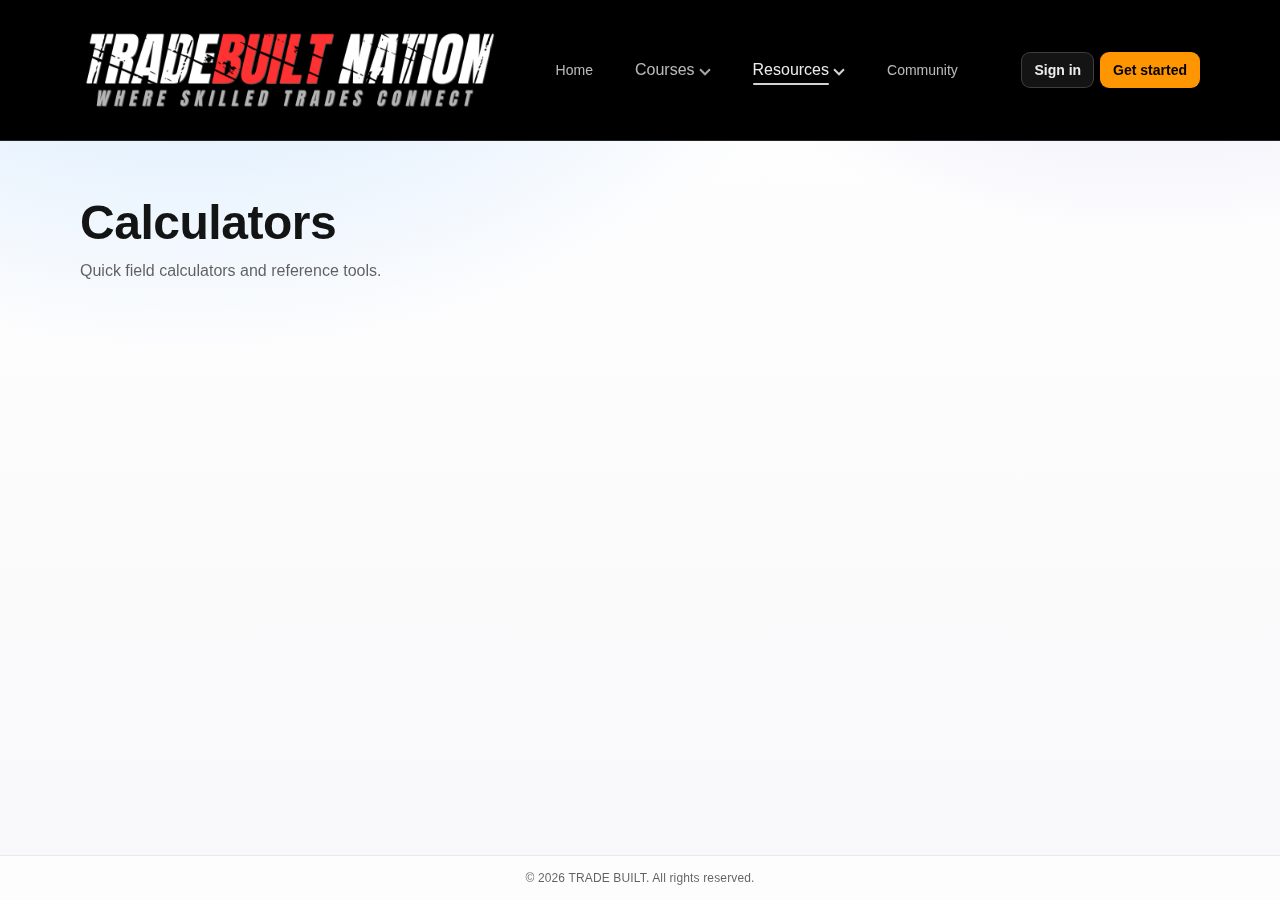
<file: calculators.html>
<!doctype html>
<html lang="en">
  <head>
    <meta charset="UTF-8" />
    <meta name="viewport" content="width=device-width, initial-scale=1" />
    <meta name="color-scheme" content="light dark" />
    <title>TRADE BUILT | Calculators</title>
    <link rel="icon" type="image/png" sizes="32x32" href="assets/favicon-32x32-v2.png" />
    <link rel="icon" type="image/png" sizes="16x16" href="assets/favicon-16x16-v2.png" />
    <link rel="apple-touch-icon" sizes="180x180" href="assets/apple-touch-icon-v2.png" />
    <link rel="manifest" href="site.webmanifest" />
    <link rel="stylesheet" href="styles.css?v=2025-12-18-nav-slimmer" />
  </head>
  <body>
    <a class="skip-link" href="#main">Skip to content</a>

    <header class="site-header" role="banner">
      <div class="shell">
        <nav class="nav" aria-label="Primary">
          <a class="brand" href="index.html" aria-label="TRADE BUILT (Home)">
            <span class="sr-only">TRADE BUILT</span>
            <span class="brand-badge" aria-hidden="true">
              <img
                class="brand-logo"
                src="assets/TRADEBUILT.png?v=2025-12-18-1751"
                alt=""
                width="1050"
                height="324"
                decoding="async"
                fetchpriority="high"
                onerror="this.style.display='none'; this.closest('.brand').classList.add('brand--no-logo');"
              />
              <span class="brand-fallback" aria-hidden="true">TB</span>
            </span>
          </a>

          <button
            class="nav-toggle"
            type="button"
            aria-label="Open menu"
            aria-controls="primary-menu"
            aria-expanded="false"
          >
            <span class="nav-toggle-icon" aria-hidden="true"></span>
          </button>

          <div class="nav-panel" id="primary-menu" data-state="closed">
            <ul class="nav-links" role="list">
              <li><a class="nav-link" href="index.html">Home</a></li>
              <li class="nav-item nav-item--dropdown">
                <button
                  class="nav-link dropdown-toggle"
                  type="button"
                  aria-haspopup="true"
                  aria-expanded="false"
                  aria-controls="courses-menu"
                >
                  <span class="nav-label">Courses</span> <span class="dropdown-caret" aria-hidden="true"></span>
                </button>
                <ul class="dropdown-menu" id="courses-menu" data-state="closed" role="list">
                  <li><a class="dropdown-item" href="hvacr.html"><span class="dropdown-label">HVAC/R</span></a></li>
                </ul>
              </li>
              <li class="nav-item nav-item--dropdown">
                <button
                  class="nav-link dropdown-toggle"
                  type="button"
                  aria-haspopup="true"
                  aria-current="page"
                  aria-expanded="false"
                  aria-controls="resources-menu"
                >
                  <span class="nav-label">Resources</span> <span class="dropdown-caret" aria-hidden="true"></span>
                </button>
                <ul class="dropdown-menu" id="resources-menu" data-state="closed" role="list">
                  <li>
                    <a class="dropdown-item" href="calculators.html" aria-current="page"
                      ><span class="dropdown-label">Calculators</span></a
                    >
                  </li>
                </ul>
              </li>
              <li><a class="nav-link" href="community.html">Community</a></li>
            </ul>

            <div class="nav-actions">
              <a class="btn btn-ghost" href="signin.html">Sign in</a>
              <a class="btn btn-primary" href="get-started.html">Get started</a>
            </div>
          </div>
        </nav>
      </div>
    </header>

    <main id="main" class="main" role="main">
      <div class="shell">
        <h1 class="hero-title">Calculators</h1>
        <p class="hero-subtitle">Quick field calculators and reference tools.</p>
      </div>
    </main>

    <footer class="legal-footer" role="contentinfo" aria-label="Legal">
      <div class="shell legal-footer__inner">
        <small class="legal-footer__text">© <span data-year></span> TRADE BUILT. All rights reserved.</small>
      </div>
    </footer>

    <script src="script.js" defer></script>
  </body>
</html>
</file>
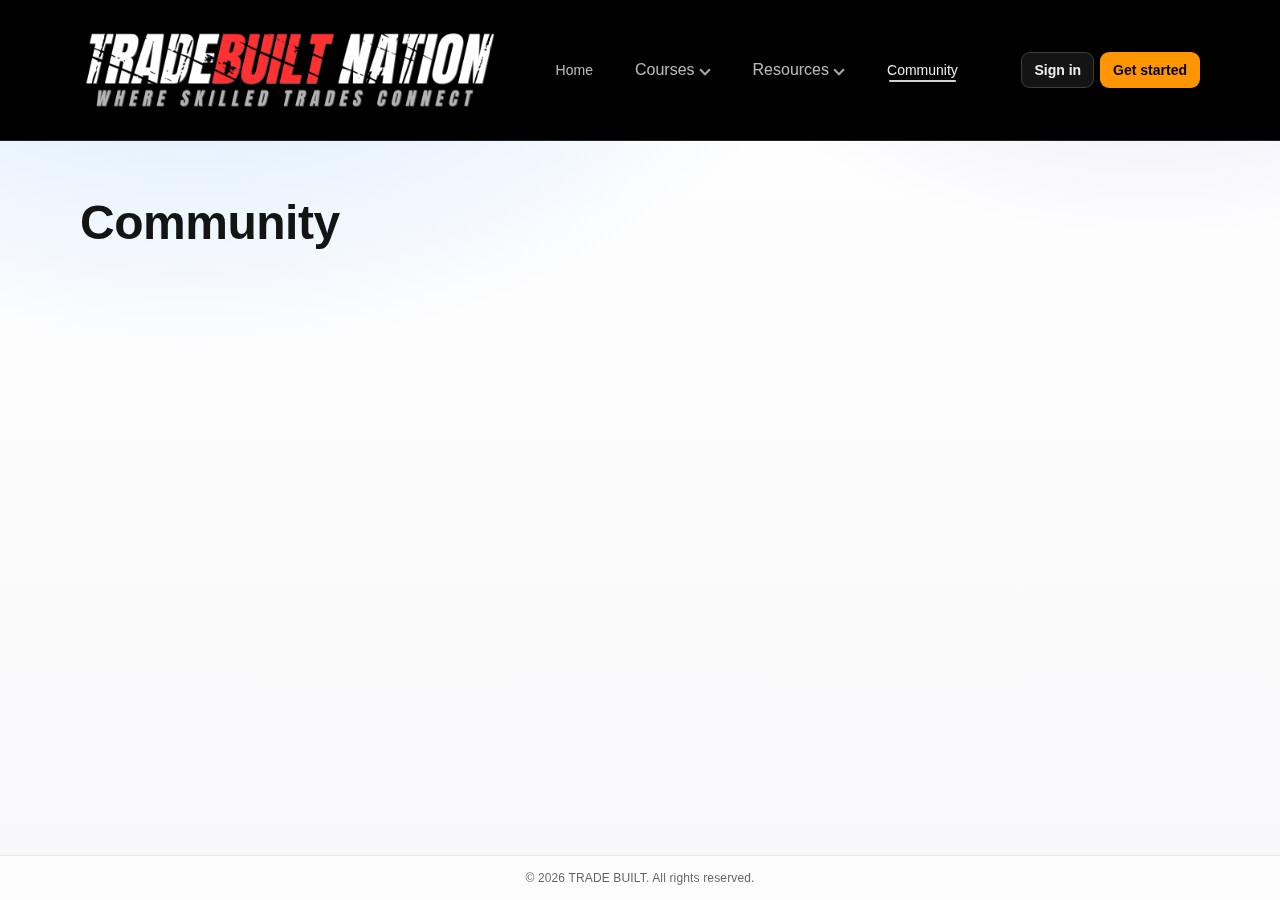
<file: community.html>
<!doctype html>
<html lang="en">
  <head>
    <meta charset="UTF-8" />
    <meta name="viewport" content="width=device-width, initial-scale=1" />
    <meta name="color-scheme" content="light dark" />
    <title>TRADEBUILT NATION | Community</title>
    <link rel="icon" type="image/png" sizes="32x32" href="assets/favicon-32x32-v2.png" />
    <link rel="icon" type="image/png" sizes="16x16" href="assets/favicon-16x16-v2.png" />
    <link rel="apple-touch-icon" sizes="180x180" href="assets/apple-touch-icon-v2.png" />
    <link rel="manifest" href="site.webmanifest" />
    <link rel="stylesheet" href="styles.css?v=6b96d21" />
  </head>
  <body>
    <a class="skip-link" href="#main">Skip to content</a>

    <header class="site-header" role="banner">
      <div class="shell">
        <nav class="nav" aria-label="Primary">
          <a class="brand" href="index.html" aria-label="TRADE BUILT (Home)">
            <span class="sr-only">TRADE BUILT</span>
            <span class="brand-badge" aria-hidden="true">
              <img
                class="brand-logo"
                src="assets/TRADEBUILT.png?v=2025-12-18-1751"
                alt=""
                width="1050"
                height="324"
                decoding="async"
                fetchpriority="high"
                onerror="this.style.display='none'; this.closest('.brand').classList.add('brand--no-logo');"
              />
              <span class="brand-fallback" aria-hidden="true">TB</span>
            </span>
          </a>

          <button
            class="nav-toggle"
            type="button"
            aria-label="Open menu"
            aria-controls="primary-menu"
            aria-expanded="false"
          >
            <span class="nav-toggle-icon" aria-hidden="true"></span>
          </button>

          <div class="nav-panel" id="primary-menu" data-state="closed">
            <ul class="nav-links" role="list">
              <li><a class="nav-link" href="index.html">Home</a></li>
              <li class="nav-item nav-item--dropdown">
                <button
                  class="nav-link dropdown-toggle"
                  type="button"
                  aria-haspopup="true"
                  aria-expanded="false"
                  aria-controls="courses-menu"
                >
                  <span class="nav-label">Courses</span> <span class="dropdown-caret" aria-hidden="true"></span>
                </button>
                <ul class="dropdown-menu" id="courses-menu" data-state="closed" role="list">
                  <li><a class="dropdown-item" href="hvacr.html"><span class="dropdown-label">HVAC/R</span></a></li>
                </ul>
              </li>
              <li class="nav-item nav-item--dropdown">
                <button
                  class="nav-link dropdown-toggle"
                  type="button"
                  aria-haspopup="true"
                  aria-expanded="false"
                  aria-controls="resources-menu"
                >
                  <span class="nav-label">Resources</span> <span class="dropdown-caret" aria-hidden="true"></span>
                </button>
                <ul class="dropdown-menu" id="resources-menu" data-state="closed" role="list">
                  <li>
                    <a class="dropdown-item" href="calculators.html"><span class="dropdown-label">Calculators</span></a>
                  </li>
                  <li>
                    <a class="dropdown-item" href="3d-models.html"><span class="dropdown-label">3D Models</span></a>
                  </li>
                </ul>
              </li>
              <li><a class="nav-link" href="community.html" aria-current="page">Community</a></li>
            </ul>

            <div class="nav-actions">
              <a class="btn btn-ghost" href="signin.html">Sign in</a>
              <a class="btn btn-primary" href="get-started.html">Get started</a>
            </div>
          </div>
        </nav>
      </div>
    </header>

    <main id="main" class="main" role="main">
      <div class="shell">
        <h1 class="hero-title">Community</h1>
      </div>
    </main>

    <footer class="legal-footer" role="contentinfo" aria-label="Legal">
      <div class="shell legal-footer__inner">
        <small class="legal-footer__text">© <span data-year></span> TRADE BUILT. All rights reserved.</small>
      </div>
    </footer>

    <script src="script.js?v=6b96d21" defer></script>
  </body>
</html>
</file>
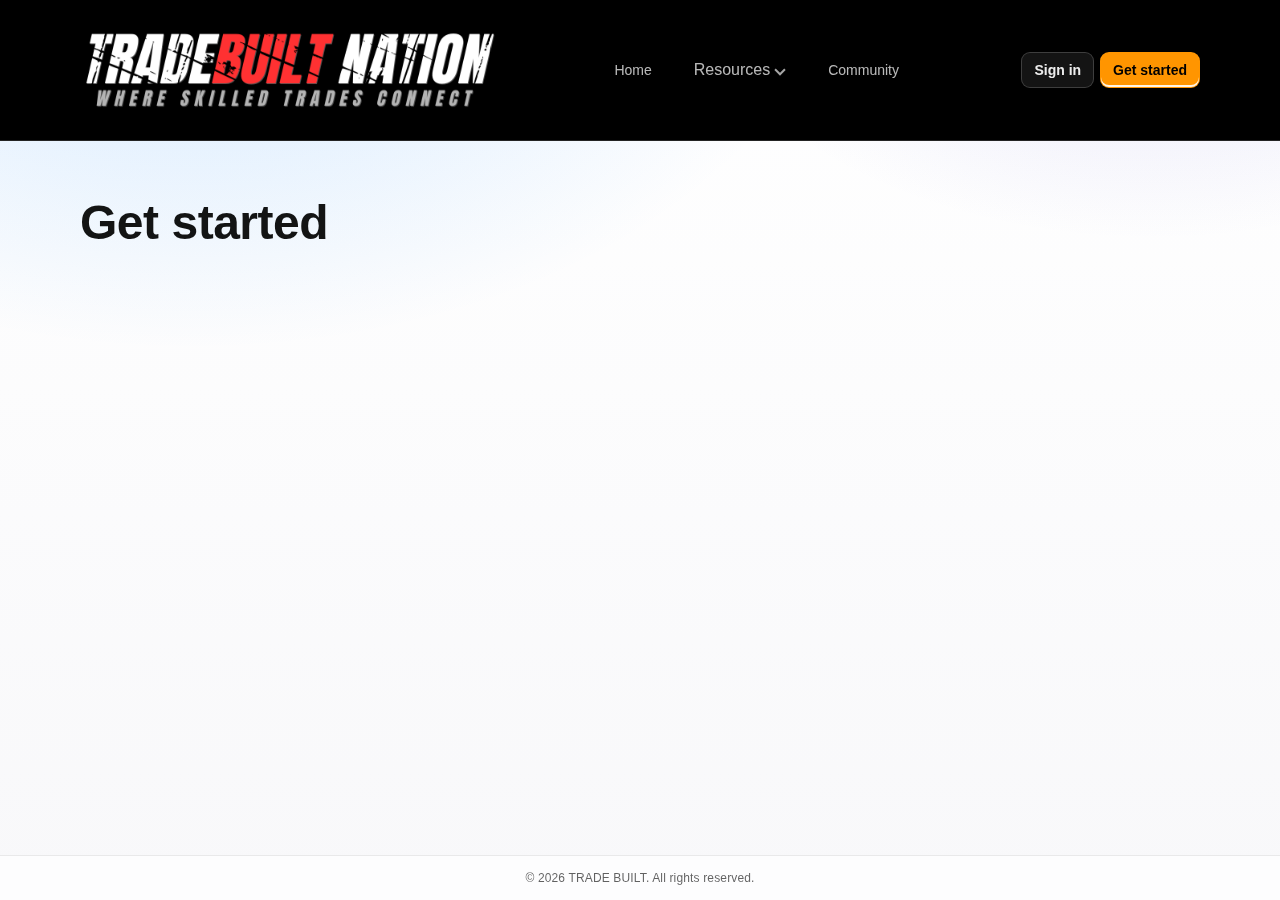
<file: get-started.html>
<!doctype html>
<html lang="en">
  <head>
    <meta charset="UTF-8" />
    <meta name="viewport" content="width=device-width, initial-scale=1" />
    <meta name="color-scheme" content="light dark" />
    <title>TRADEBUILT NATION | Get started</title>
    <link rel="icon" type="image/png" sizes="32x32" href="assets/favicon-32x32-v2.png" />
    <link rel="icon" type="image/png" sizes="16x16" href="assets/favicon-16x16-v2.png" />
    <link rel="apple-touch-icon" sizes="180x180" href="assets/apple-touch-icon-v2.png" />
    <link rel="manifest" href="site.webmanifest" />
    <link rel="stylesheet" href="styles.css?v=705a2ce" />
  </head>
  <body>
    <a class="skip-link" href="#main">Skip to content</a>

    <header class="site-header" role="banner">
      <div class="shell">
        <nav class="nav" aria-label="Primary">
          <a class="brand" href="index.html" aria-label="TRADE BUILT (Home)">
            <span class="sr-only">TRADE BUILT</span>
            <span class="brand-badge" aria-hidden="true">
              <img
                class="brand-logo"
                src="assets/TRADEBUILT.png?v=705a2ce"
                alt=""
                width="1050"
                height="324"
                decoding="async"
                fetchpriority="high"
                onerror="this.style.display='none'; this.closest('.brand').classList.add('brand--no-logo');"
              />
              <span class="brand-fallback" aria-hidden="true">TB</span>
            </span>
          </a>

          <button
            class="nav-toggle"
            type="button"
            aria-label="Open menu"
            aria-controls="primary-menu"
            aria-expanded="false"
          >
            <span class="nav-toggle-icon" aria-hidden="true"></span>
          </button>

          <div class="nav-panel" id="primary-menu" data-state="closed">
            <ul class="nav-links" role="list">
              <li><a class="nav-link" href="index.html">Home</a></li>
              <li class="nav-item nav-item--dropdown">
                <button
                  class="nav-link dropdown-toggle"
                  type="button"
                  aria-haspopup="true"
                  aria-expanded="false"
                  aria-controls="resources-menu"
                >
                  <span class="nav-label">Resources</span> <span class="dropdown-caret" aria-hidden="true"></span>
                </button>
                <ul class="dropdown-menu" id="resources-menu" data-state="closed" role="list">
                  <li>
                    <a class="dropdown-item" href="calculators.html"><span class="dropdown-label">Calculators</span></a>
                  </li>
                  <li>
                    <a class="dropdown-item" href="3d-models.html"><span class="dropdown-label">3D Models</span></a>
                  </li>
                </ul>
              </li>
              <li><a class="nav-link" href="community.html">Community</a></li>
            </ul>

            <div class="nav-actions">
              <a class="btn btn-ghost" href="signin.html">Sign in</a>
              <a class="btn btn-primary" href="get-started.html" aria-current="page">Get started</a>
            </div>
          </div>
        </nav>
      </div>
    </header>

    <main id="main" class="main" role="main">
      <div class="shell">
        <h1 class="hero-title">Get started</h1>
      </div>
    </main>

    <footer class="legal-footer" role="contentinfo" aria-label="Legal">
      <div class="shell legal-footer__inner">
        <small class="legal-footer__text">© <span data-year></span> TRADE BUILT. All rights reserved.</small>
      </div>
    </footer>

    <script src="script.js?v=705a2ce" defer></script>
  </body>
</html>
</file>
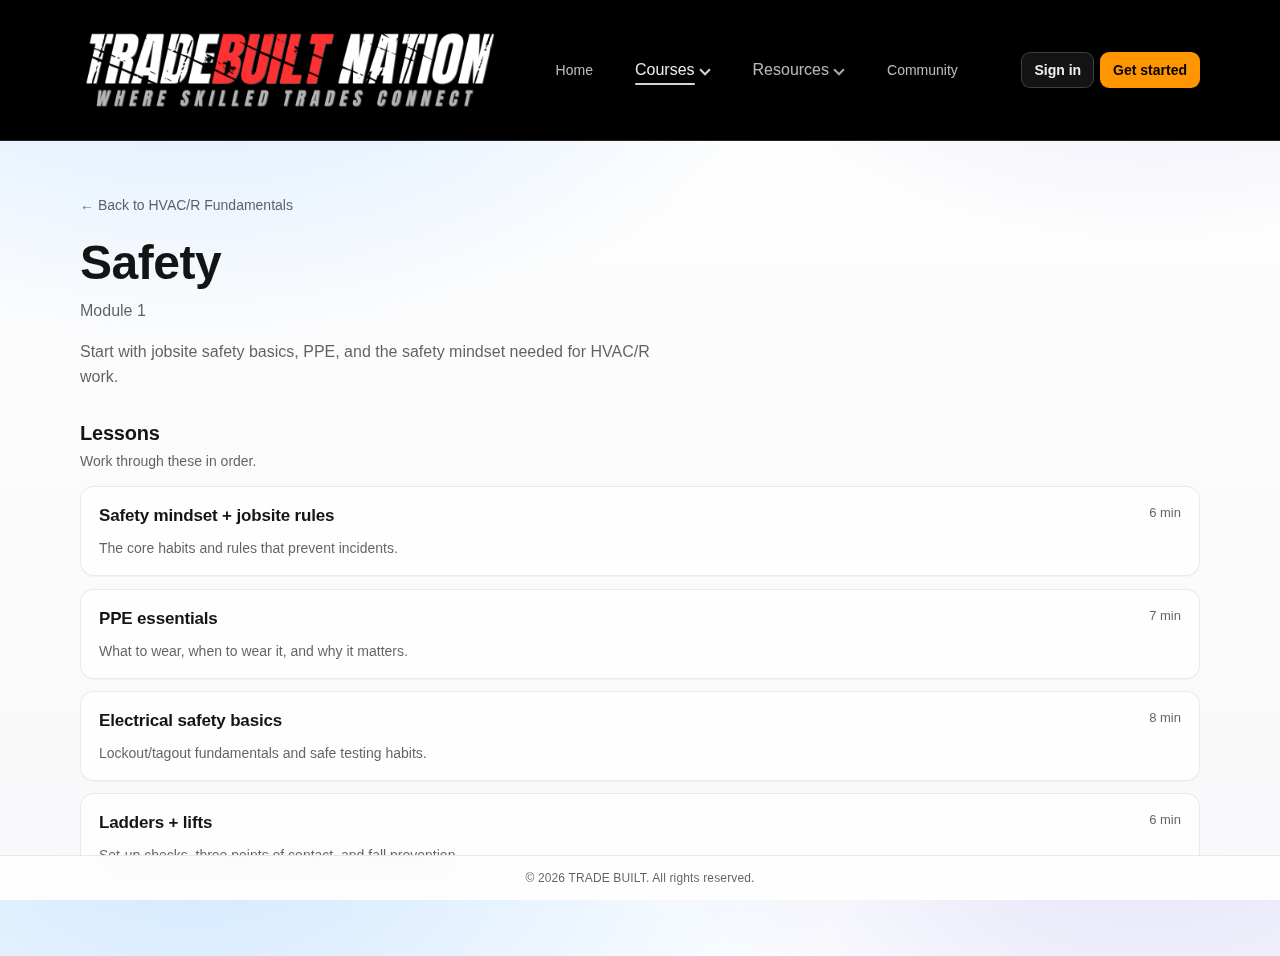
<file: hvacr-fundamentals-module-1-safety.html>
<!doctype html>
<html lang="en">
  <head>
    <meta charset="UTF-8" />
    <meta name="viewport" content="width=device-width, initial-scale=1" />
    <meta name="color-scheme" content="light dark" />
    <title>TRADEBUILT NATION | HVAC/R Fundamentals - Safety</title>
    <link rel="icon" type="image/png" sizes="32x32" href="assets/favicon-32x32-v2.png" />
    <link rel="icon" type="image/png" sizes="16x16" href="assets/favicon-16x16-v2.png" />
    <link rel="apple-touch-icon" sizes="180x180" href="assets/apple-touch-icon-v2.png" />
    <link rel="manifest" href="site.webmanifest" />
    <link rel="stylesheet" href="styles.css?v=b622e06" />
  </head>
  <body>
    <a class="skip-link" href="#main">Skip to content</a>

    <header class="site-header" role="banner">
      <div class="shell">
        <nav class="nav" aria-label="Primary">
          <a class="brand" href="index.html" aria-label="TRADE BUILT (Home)">
            <span class="sr-only">TRADE BUILT</span>
            <span class="brand-badge" aria-hidden="true">
              <img
                class="brand-logo"
                src="assets/TRADEBUILT.png?v=2025-12-18-1751"
                alt=""
                width="1050"
                height="324"
                decoding="async"
                fetchpriority="high"
                onerror="this.style.display='none'; this.closest('.brand').classList.add('brand--no-logo');"
              />
              <span class="brand-fallback" aria-hidden="true">TB</span>
            </span>
          </a>

          <button
            class="nav-toggle"
            type="button"
            aria-label="Open menu"
            aria-controls="primary-menu"
            aria-expanded="false"
          >
            <span class="nav-toggle-icon" aria-hidden="true"></span>
          </button>

          <div class="nav-panel" id="primary-menu" data-state="closed">
            <ul class="nav-links" role="list">
              <li><a class="nav-link" href="index.html">Home</a></li>
              <li class="nav-item nav-item--dropdown">
                <button
                  class="nav-link dropdown-toggle"
                  type="button"
                  aria-haspopup="true"
                  aria-expanded="false"
                  aria-controls="courses-menu"
                >
                  <span class="nav-label">Courses</span> <span class="dropdown-caret" aria-hidden="true"></span>
                </button>
                <ul class="dropdown-menu" id="courses-menu" data-state="closed" role="list">
                  <li>
                    <a class="dropdown-item" href="hvacr.html"><span class="dropdown-label">HVAC/R</span></a>
                  </li>
                </ul>
              </li>
              <li class="nav-item nav-item--dropdown">
                <button
                  class="nav-link dropdown-toggle"
                  type="button"
                  aria-haspopup="true"
                  aria-expanded="false"
                  aria-controls="resources-menu"
                >
                  <span class="nav-label">Resources</span> <span class="dropdown-caret" aria-hidden="true"></span>
                </button>
                <ul class="dropdown-menu" id="resources-menu" data-state="closed" role="list">
                  <li>
                    <a class="dropdown-item" href="calculators.html"><span class="dropdown-label">Calculators</span></a>
                  </li>
                  <li>
                    <a class="dropdown-item" href="3d-models.html"><span class="dropdown-label">3D Models</span></a>
                  </li>
                </ul>
              </li>
              <li><a class="nav-link" href="community.html">Community</a></li>
            </ul>

            <div class="nav-actions">
              <a class="btn btn-ghost" href="signin.html">Sign in</a>
              <a class="btn btn-primary" href="get-started.html">Get started</a>
            </div>
          </div>
        </nav>
      </div>
    </header>

    <main id="main" class="main" role="main">
      <div class="shell">
        <nav class="breadcrumb" aria-label="Breadcrumb">
          <a class="breadcrumb-link" href="hvacr-fundamentals.html">← Back to HVAC/R Fundamentals</a>
        </nav>

        <header class="module-header">
          <h1 class="hero-title">Safety</h1>
          <p class="hero-subtitle">Module 1</p>
          <p class="module-description">
            Start with jobsite safety basics, PPE, and the safety mindset needed for HVAC/R work.
          </p>
        </header>

        <section class="module-content" aria-labelledby="lesson-list-title">
          <header class="section-header">
            <h2 class="section-title" id="lesson-list-title">Lessons</h2>
            <p class="section-subtitle">Work through these in order.</p>
          </header>

          <ol class="lesson-list">
            <li class="lesson-card">
              <div class="lesson-card__header">
                <h3 class="lesson-card__title">Safety mindset + jobsite rules</h3>
                <span class="lesson-card__duration">6 min</span>
              </div>
              <p class="lesson-card__description">The core habits and rules that prevent incidents.</p>
            </li>

            <li class="lesson-card">
              <div class="lesson-card__header">
                <h3 class="lesson-card__title">PPE essentials</h3>
                <span class="lesson-card__duration">7 min</span>
              </div>
              <p class="lesson-card__description">What to wear, when to wear it, and why it matters.</p>
            </li>

            <li class="lesson-card">
              <div class="lesson-card__header">
                <h3 class="lesson-card__title">Electrical safety basics</h3>
                <span class="lesson-card__duration">8 min</span>
              </div>
              <p class="lesson-card__description">Lockout/tagout fundamentals and safe testing habits.</p>
            </li>

            <li class="lesson-card">
              <div class="lesson-card__header">
                <h3 class="lesson-card__title">Ladders + lifts</h3>
                <span class="lesson-card__duration">6 min</span>
              </div>
              <p class="lesson-card__description">Set-up checks, three points of contact, and fall prevention.</p>
            </li>
          </ol>
        </section>
      </div>
    </main>

    <footer class="legal-footer" role="contentinfo" aria-label="Legal">
      <div class="shell legal-footer__inner">
        <small class="legal-footer__text">© <span data-year></span> TRADE BUILT. All rights reserved.</small>
      </div>
    </footer>

    <script src="script.js?v=b622e06" defer></script>
  </body>
</html>
</file>
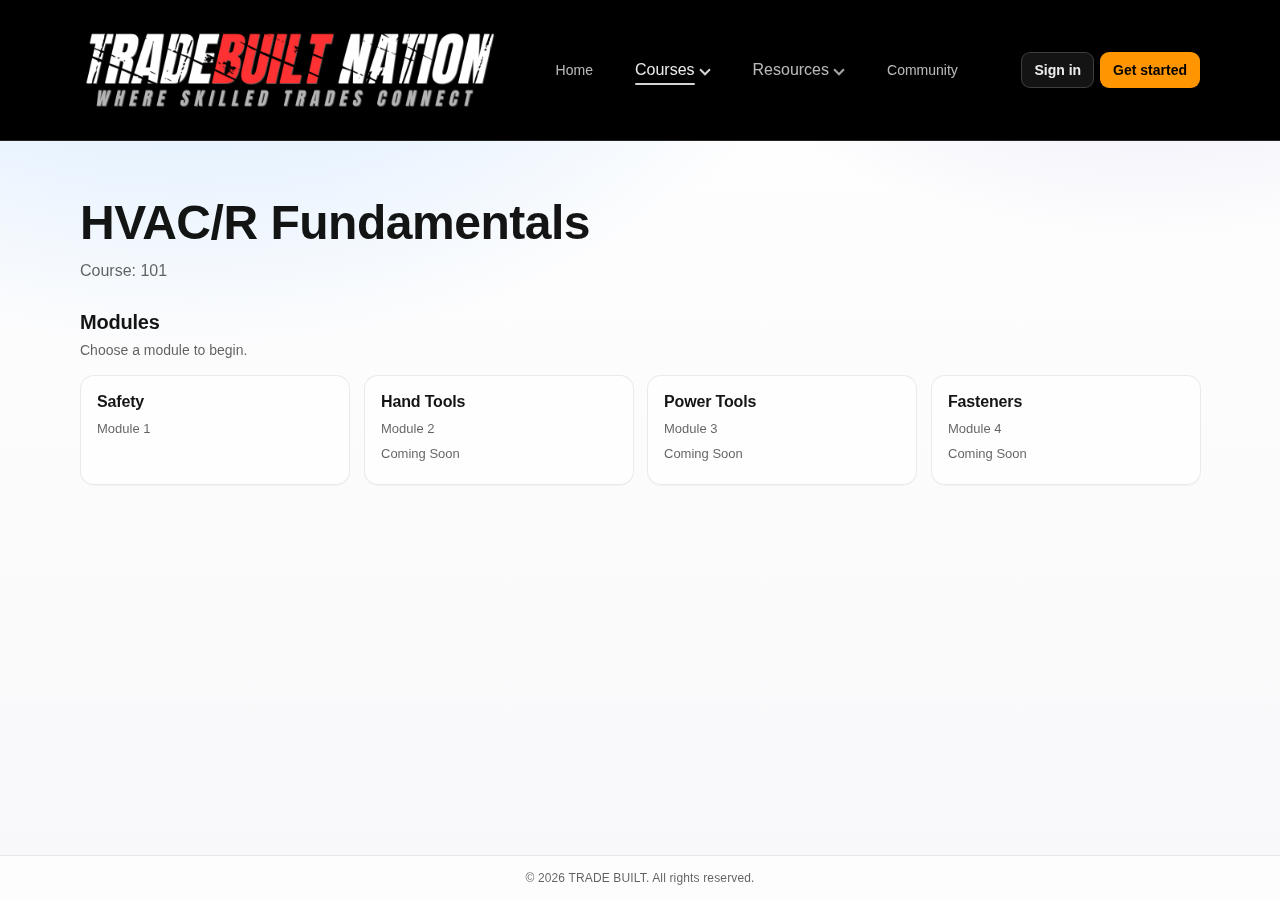
<file: hvacr-fundamentals.html>
<!doctype html>
<html lang="en">
  <head>
    <meta charset="UTF-8" />
    <meta name="viewport" content="width=device-width, initial-scale=1" />
    <meta name="color-scheme" content="light dark" />
    <title>TRADEBUILT NATION | HVAC/R Fundamentals</title>
    <link rel="icon" type="image/png" sizes="32x32" href="assets/favicon-32x32-v2.png" />
    <link rel="icon" type="image/png" sizes="16x16" href="assets/favicon-16x16-v2.png" />
    <link rel="apple-touch-icon" sizes="180x180" href="assets/apple-touch-icon-v2.png" />
    <link rel="manifest" href="site.webmanifest" />
    <link rel="stylesheet" href="styles.css?v=2025-12-18-1905" />
  </head>
  <body>
    <a class="skip-link" href="#main">Skip to content</a>

    <header class="site-header" role="banner">
      <div class="shell">
        <nav class="nav" aria-label="Primary">
          <a class="brand" href="index.html" aria-label="TRADE BUILT (Home)">
            <span class="sr-only">TRADE BUILT</span>
            <span class="brand-badge" aria-hidden="true">
              <img
                class="brand-logo"
                src="assets/TRADEBUILT.png?v=2025-12-18-1751"
                alt=""
                width="1050"
                height="324"
                decoding="async"
                fetchpriority="high"
                onerror="this.style.display='none'; this.closest('.brand').classList.add('brand--no-logo');"
              />
              <span class="brand-fallback" aria-hidden="true">TB</span>
            </span>
          </a>

          <button
            class="nav-toggle"
            type="button"
            aria-label="Open menu"
            aria-controls="primary-menu"
            aria-expanded="false"
          >
            <span class="nav-toggle-icon" aria-hidden="true"></span>
          </button>

          <div class="nav-panel" id="primary-menu" data-state="closed">
            <ul class="nav-links" role="list">
              <li><a class="nav-link" href="index.html">Home</a></li>
              <li class="nav-item nav-item--dropdown">
                <button
                  class="nav-link dropdown-toggle"
                  type="button"
                  aria-haspopup="true"
                  aria-expanded="false"
                  aria-controls="courses-menu"
                >
                  <span class="nav-label">Courses</span> <span class="dropdown-caret" aria-hidden="true"></span>
                </button>
                <ul class="dropdown-menu" id="courses-menu" data-state="closed" role="list">
                  <li>
                    <a class="dropdown-item" href="hvacr.html"><span class="dropdown-label">HVAC/R</span></a>
                  </li>
                </ul>
              </li>
              <li class="nav-item nav-item--dropdown">
                <button
                  class="nav-link dropdown-toggle"
                  type="button"
                  aria-haspopup="true"
                  aria-expanded="false"
                  aria-controls="resources-menu"
                >
                  <span class="nav-label">Resources</span> <span class="dropdown-caret" aria-hidden="true"></span>
                </button>
                <ul class="dropdown-menu" id="resources-menu" data-state="closed" role="list">
                  <li>
                    <a class="dropdown-item" href="calculators.html"><span class="dropdown-label">Calculators</span></a>
                  </li>
                  <li>
                    <a class="dropdown-item" href="3d-models.html"><span class="dropdown-label">3D Models</span></a>
                  </li>
                </ul>
              </li>
              <li><a class="nav-link" href="community.html">Community</a></li>
            </ul>

            <div class="nav-actions">
              <a class="btn btn-ghost" href="signin.html">Sign in</a>
              <a class="btn btn-primary" href="get-started.html">Get started</a>
            </div>
          </div>
        </nav>
      </div>
    </header>

    <main id="main" class="main" role="main">
      <div class="shell">
        <h1 class="hero-title">HVAC/R Fundamentals</h1>
        <p class="hero-subtitle">Course: 101</p>

        <section class="courses-section" aria-labelledby="hvacr-fundamentals-modules-title">
          <header class="section-header">
            <h2 class="section-title" id="hvacr-fundamentals-modules-title">Modules</h2>
            <p class="section-subtitle">Choose a module to begin.</p>
          </header>

          <div class="course-grid" role="list" aria-label="HVAC/R Fundamentals modules">
            <a class="course-card" role="listitem" href="hvacr-fundamentals-module-1-safety.html" aria-label="Safety">
              <h3 class="course-card__title">Safety</h3>
              <p class="course-card__meta">Module 1</p>
            </a>

            <article class="course-card" role="listitem" aria-label="Hand Tools">
              <h3 class="course-card__title">Hand Tools</h3>
              <p class="course-card__meta">Module 2</p>
              <p class="course-card__meta">Coming Soon</p>
            </article>

            <article class="course-card" role="listitem" aria-label="Power Tools">
              <h3 class="course-card__title">Power Tools</h3>
              <p class="course-card__meta">Module 3</p>
              <p class="course-card__meta">Coming Soon</p>
            </article>

            <article class="course-card" role="listitem" aria-label="Fasteners">
              <h3 class="course-card__title">Fasteners</h3>
              <p class="course-card__meta">Module 4</p>
              <p class="course-card__meta">Coming Soon</p>
            </article>
          </div>
        </section>
      </div>
    </main>

    <footer class="legal-footer" role="contentinfo" aria-label="Legal">
      <div class="shell legal-footer__inner">
        <small class="legal-footer__text">© <span data-year></span> TRADE BUILT. All rights reserved.</small>
      </div>
    </footer>

    <script src="script.js?v=2025-12-18-1905" defer></script>
  </body>
</html>
</file>
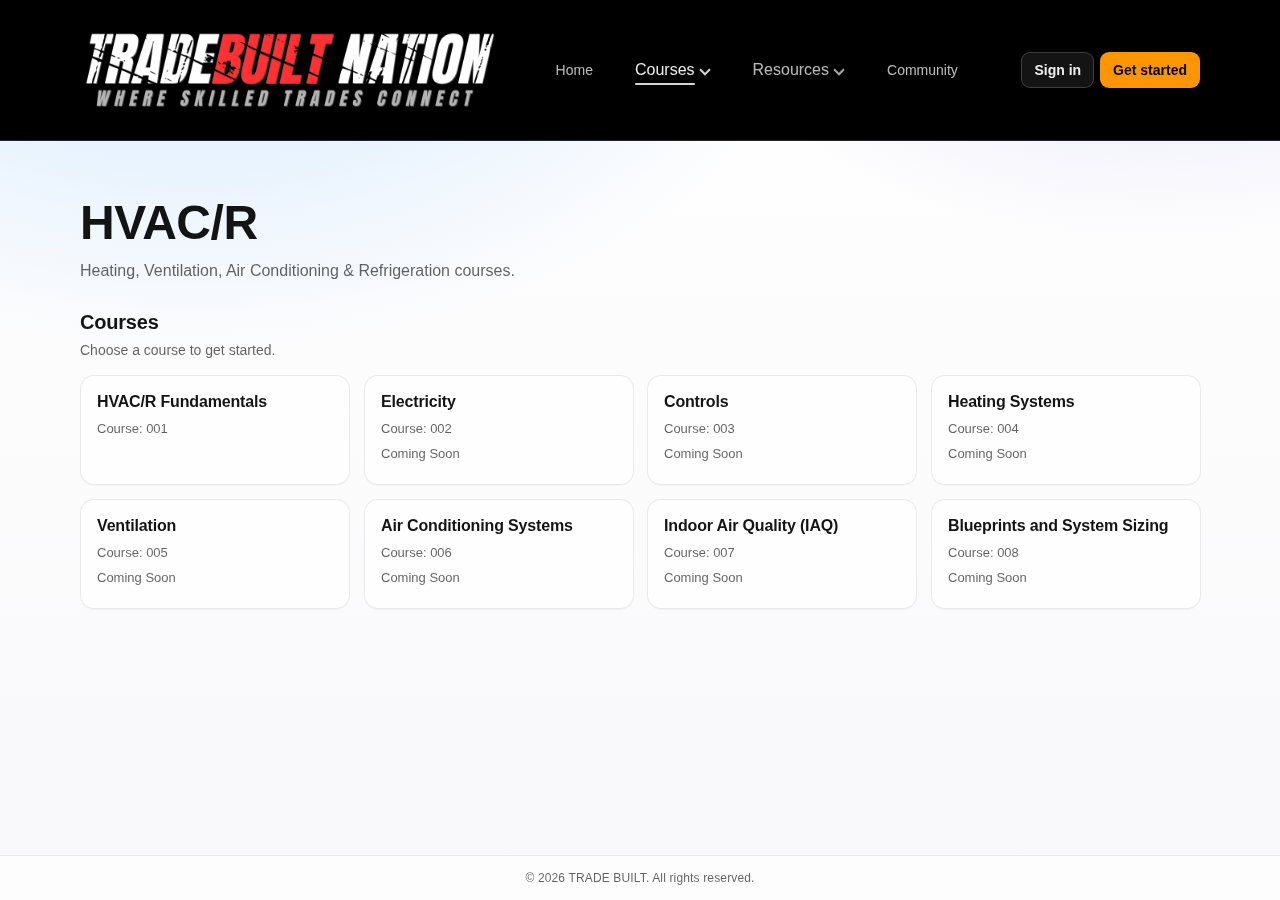
<file: hvacr.html>
<!doctype html>
<html lang="en">
  <head>
    <meta charset="UTF-8" />
    <meta name="viewport" content="width=device-width, initial-scale=1" />
    <meta name="color-scheme" content="light dark" />
    <title>TRADEBUILT NATION | HVAC/R</title>
    <link rel="icon" type="image/png" sizes="32x32" href="assets/favicon-32x32-v2.png" />
    <link rel="icon" type="image/png" sizes="16x16" href="assets/favicon-16x16-v2.png" />
    <link rel="apple-touch-icon" sizes="180x180" href="assets/apple-touch-icon-v2.png" />
    <link rel="manifest" href="site.webmanifest" />
    <link rel="stylesheet" href="styles.css?v=705a2ce" />
  </head>
  <body>
    <a class="skip-link" href="#main">Skip to content</a>

    <header class="site-header" role="banner">
      <div class="shell">
        <nav class="nav" aria-label="Primary">
          <a class="brand" href="index.html" aria-label="TRADE BUILT (Home)">
            <span class="sr-only">TRADE BUILT</span>
            <span class="brand-badge" aria-hidden="true">
              <img
                class="brand-logo"
                src="assets/TRADEBUILT.png?v=705a2ce"
                alt=""
                width="1050"
                height="324"
                decoding="async"
                fetchpriority="high"
                onerror="this.style.display='none'; this.closest('.brand').classList.add('brand--no-logo');"
              />
              <span class="brand-fallback" aria-hidden="true">TB</span>
            </span>
          </a>

          <button
            class="nav-toggle"
            type="button"
            aria-label="Open menu"
            aria-controls="primary-menu"
            aria-expanded="false"
          >
            <span class="nav-toggle-icon" aria-hidden="true"></span>
          </button>

          <div class="nav-panel" id="primary-menu" data-state="closed">
            <ul class="nav-links" role="list">
              <li><a class="nav-link" href="index.html">Home</a></li>
              <li class="nav-item nav-item--dropdown">
                <button
                  class="nav-link dropdown-toggle"
                  type="button"
                  aria-haspopup="true"
                  aria-current="page"
                  aria-expanded="false"
                  aria-controls="courses-menu"
                >
                  <span class="nav-label">Courses</span> <span class="dropdown-caret" aria-hidden="true"></span>
                </button>
                <ul class="dropdown-menu" id="courses-menu" data-state="closed" role="list">
                  <li><a class="dropdown-item" href="hvacr.html" aria-current="page"><span class="dropdown-label">HVAC/R</span></a></li>
                </ul>
              </li>
              <li class="nav-item nav-item--dropdown">
                <button
                  class="nav-link dropdown-toggle"
                  type="button"
                  aria-haspopup="true"
                  aria-expanded="false"
                  aria-controls="resources-menu"
                >
                  <span class="nav-label">Resources</span> <span class="dropdown-caret" aria-hidden="true"></span>
                </button>
                <ul class="dropdown-menu" id="resources-menu" data-state="closed" role="list">
                  <li>
                    <a class="dropdown-item" href="calculators.html"><span class="dropdown-label">Calculators</span></a>
                  </li>
                  <li>
                    <a class="dropdown-item" href="3d-models.html"><span class="dropdown-label">3D Models</span></a>
                  </li>
                </ul>
              </li>
              <li><a class="nav-link" href="community.html">Community</a></li>
            </ul>

            <div class="nav-actions">
              <a class="btn btn-ghost" href="signin.html">Sign in</a>
              <a class="btn btn-primary" href="get-started.html">Get started</a>
            </div>
          </div>
        </nav>
      </div>
    </header>

    <main id="main" class="main" role="main">
      <div class="shell">
        <h1 class="hero-title">HVAC/R</h1>
        <p class="hero-subtitle">
          Heating, Ventilation, Air Conditioning &amp; Refrigeration courses.
        </p>

        <section class="courses-section" aria-labelledby="hvacr-courses-title">
          <header class="section-header">
            <h2 class="section-title" id="hvacr-courses-title">Courses</h2>
            <p class="section-subtitle">Choose a course to get started.</p>
          </header>

          <div class="course-grid" role="list">
            <a class="course-card" role="listitem" href="hvacr-fundamentals.html" aria-label="HVAC/R Fundamentals">
              <h3 class="course-card__title">HVAC/R Fundamentals</h3>
              <p class="course-card__meta">Course: 001</p>
            </a>

            <article class="course-card" role="listitem" aria-label="Electricity">
              <h3 class="course-card__title">Electricity</h3>
              <p class="course-card__meta">Course: 002</p>
              <p class="course-card__meta">Coming Soon</p>
            </article>

            <article class="course-card" role="listitem" aria-label="Controls">
              <h3 class="course-card__title">Controls</h3>
              <p class="course-card__meta">Course: 003</p>
              <p class="course-card__meta">Coming Soon</p>
            </article>

            <article class="course-card" role="listitem" aria-label="Heating Systems">
              <h3 class="course-card__title">Heating Systems</h3>
              <p class="course-card__meta">Course: 004</p>
              <p class="course-card__meta">Coming Soon</p>
            </article>

            <article class="course-card" role="listitem" aria-label="Ventilation">
              <h3 class="course-card__title">Ventilation</h3>
              <p class="course-card__meta">Course: 005</p>
              <p class="course-card__meta">Coming Soon</p>
            </article>
            <article class="course-card" role="listitem" aria-label="Air Conditioning Systems">
              <h3 class="course-card__title">Air Conditioning Systems</h3>
              <p class="course-card__meta">Course: 006</p>
              <p class="course-card__meta">Coming Soon</p>
            </article>
            <article class="course-card" role="listitem" aria-label="Indoor Air Quality (IAQ)">
              <h3 class="course-card__title">Indoor Air Quality (IAQ)</h3>
              <p class="course-card__meta">Course: 007</p>
              <p class="course-card__meta">Coming Soon</p>
            </article>
            <article class="course-card" role="listitem" aria-label="Blueprints and System Sizing">
              <h3 class="course-card__title">Blueprints and System Sizing</h3>
              <p class="course-card__meta">Course: 008</p>
              <p class="course-card__meta">Coming Soon</p>
            </article>
          </div>
        </section>
      </div>
    </main>

    <footer class="legal-footer" role="contentinfo" aria-label="Legal">
      <div class="shell legal-footer__inner">
        <small class="legal-footer__text">© <span data-year></span> TRADE BUILT. All rights reserved.</small>
      </div>
    </footer>

    <script src="script.js?v=705a2ce" defer></script>
  </body>
</html>
</file>
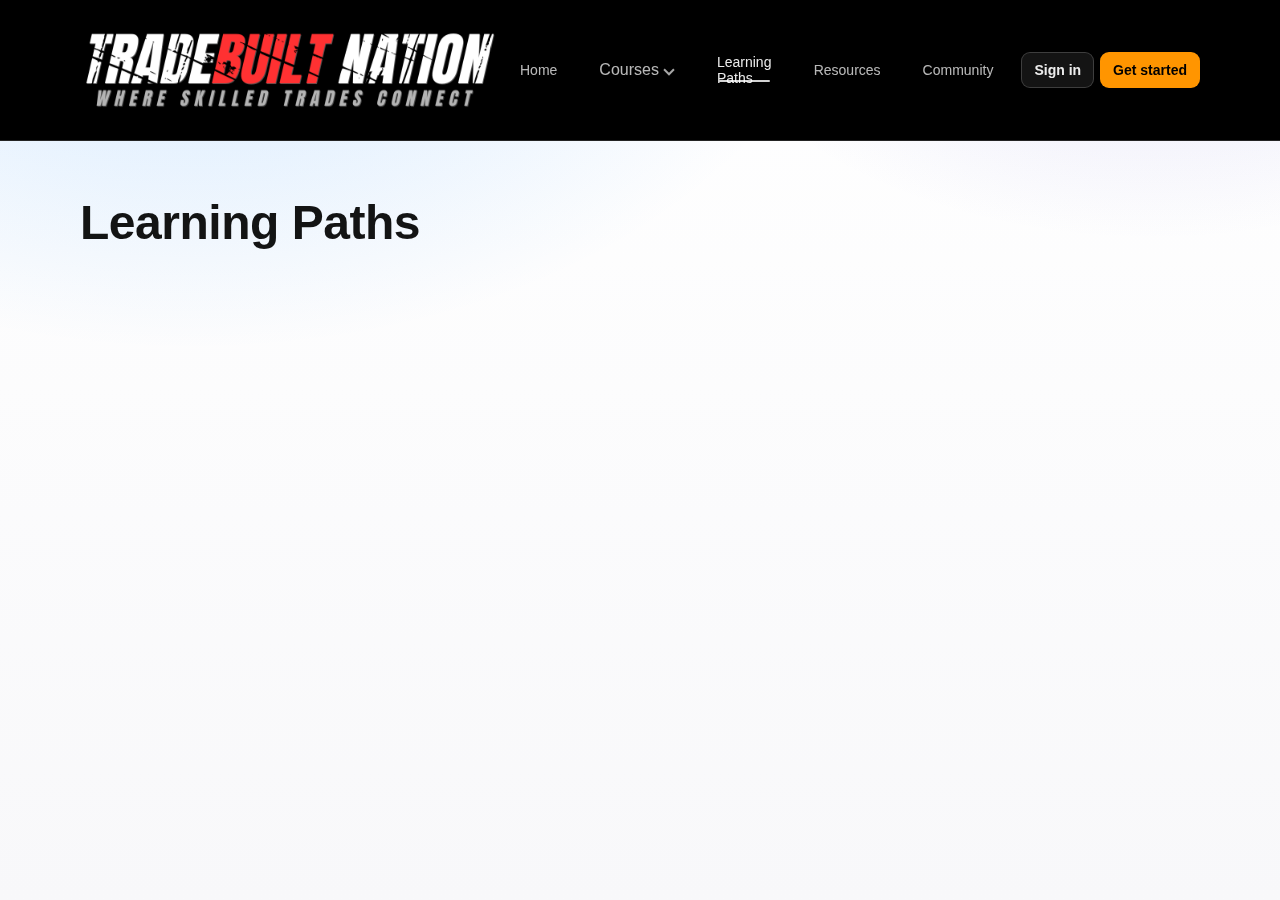
<file: learning-paths.html>
<!doctype html>
<html lang="en">
  <head>
    <meta charset="UTF-8" />
    <meta name="viewport" content="width=device-width, initial-scale=1" />
    <meta name="color-scheme" content="light dark" />
    <title>TRADE BUILT | Learning Paths</title>
    <link rel="icon" type="image/png" sizes="32x32" href="assets/favicon-32x32-v2.png" />
    <link rel="icon" type="image/png" sizes="16x16" href="assets/favicon-16x16-v2.png" />
    <link rel="apple-touch-icon" sizes="180x180" href="assets/apple-touch-icon-v2.png" />
    <link rel="manifest" href="site.webmanifest" />
    <link rel="stylesheet" href="styles.css" />
  </head>
  <body>
    <a class="skip-link" href="#main">Skip to content</a>

    <header class="site-header" role="banner">
      <div class="shell">
        <nav class="nav" aria-label="Primary">
          <a class="brand" href="index.html" aria-label="TRADE BUILT (Home)">
            <span class="sr-only">TRADE BUILT</span>
            <span class="brand-badge" aria-hidden="true">
              <img
                class="brand-logo"
                src="assets/TRADEBUILT.png"
                alt=""
                width="1050"
                height="324"
                decoding="async"
                fetchpriority="high"
                onerror="this.style.display='none'; this.closest('.brand').classList.add('brand--no-logo');"
              />
              <span class="brand-fallback" aria-hidden="true">TB</span>
            </span>
          </a>

          <button
            class="nav-toggle"
            type="button"
            aria-label="Open menu"
            aria-controls="primary-menu"
            aria-expanded="false"
          >
            <span class="nav-toggle-icon" aria-hidden="true"></span>
          </button>

          <div class="nav-panel" id="primary-menu" data-state="closed">
            <ul class="nav-links" role="list">
              <li><a class="nav-link" href="index.html">Home</a></li>
              <li class="nav-item nav-item--dropdown">
                <button
                  class="nav-link dropdown-toggle"
                  type="button"
                  aria-haspopup="true"
                  aria-expanded="false"
                  aria-controls="courses-menu"
                >
                  <span class="nav-label">Courses</span> <span class="dropdown-caret" aria-hidden="true"></span>
                </button>
                <ul class="dropdown-menu" id="courses-menu" data-state="closed" role="list">
                  <li><a class="dropdown-item" href="hvacr.html"><span class="dropdown-label">HVAC/R</span></a></li>
                </ul>
              </li>
              <li><a class="nav-link" href="learning-paths.html" aria-current="page">Learning Paths</a></li>
              <li><a class="nav-link" href="resources.html">Resources</a></li>
              <li><a class="nav-link" href="community.html">Community</a></li>
            </ul>

            <div class="nav-actions">
              <a class="btn btn-ghost" href="signin.html">Sign in</a>
              <a class="btn btn-primary" href="get-started.html">Get started</a>
            </div>
          </div>
        </nav>
      </div>
    </header>

    <main id="main" class="main" role="main">
      <div class="shell">
        <h1 class="hero-title">Learning Paths</h1>
      </div>
    </main>

    <script src="script.js" defer></script>
  </body>
</html>
</file>
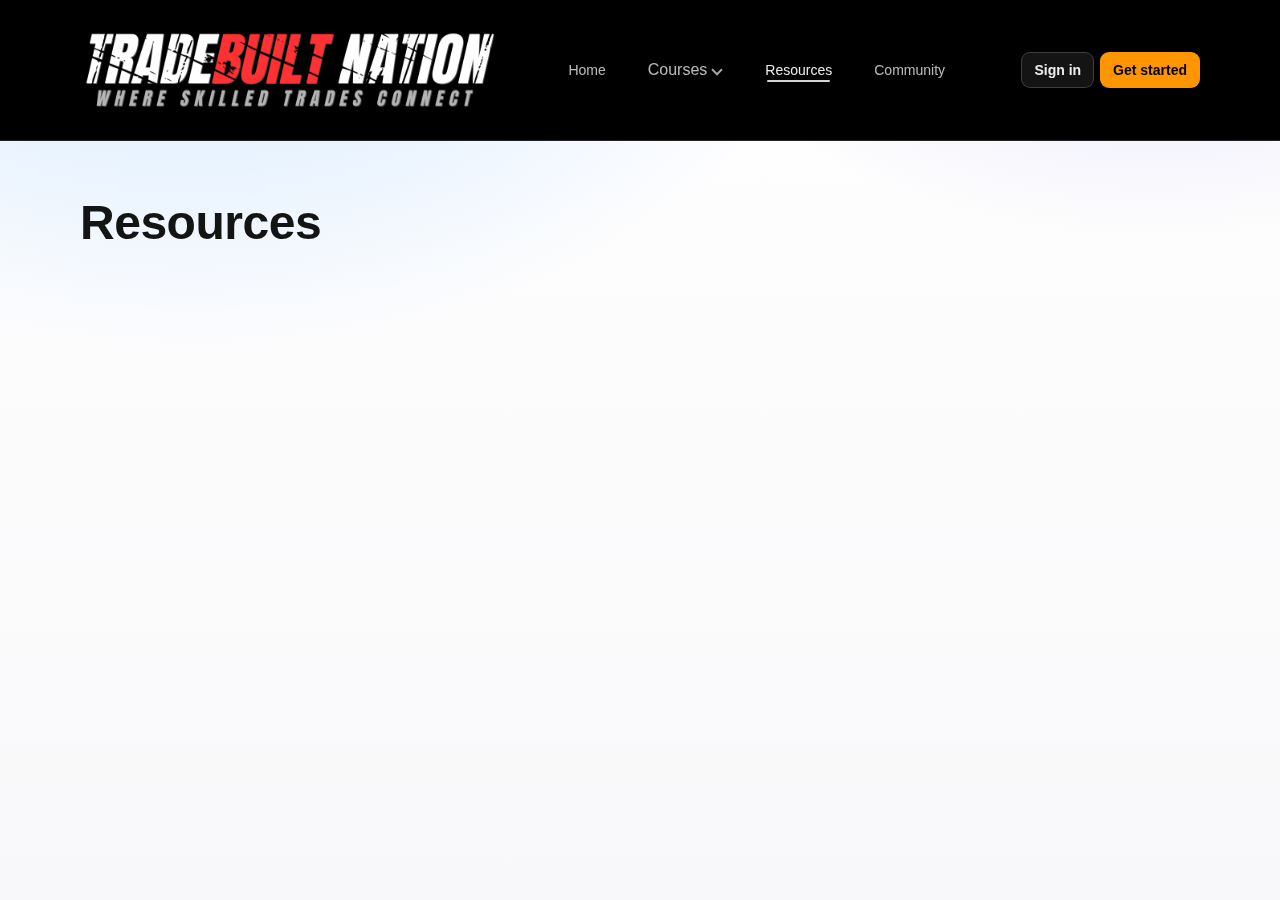
<file: resources.html>
<!doctype html>
<html lang="en">
  <head>
    <meta charset="UTF-8" />
    <meta name="viewport" content="width=device-width, initial-scale=1" />
    <meta name="color-scheme" content="light dark" />
    <title>TRADE BUILT | Resources</title>
    <link rel="icon" type="image/png" sizes="32x32" href="assets/favicon-32x32-v2.png" />
    <link rel="icon" type="image/png" sizes="16x16" href="assets/favicon-16x16-v2.png" />
    <link rel="apple-touch-icon" sizes="180x180" href="assets/apple-touch-icon-v2.png" />
    <link rel="manifest" href="site.webmanifest" />
    <link rel="stylesheet" href="styles.css?v=2025-12-18-nav-slimmer" />
  </head>
  <body>
    <a class="skip-link" href="#main">Skip to content</a>

    <header class="site-header" role="banner">
      <div class="shell">
        <nav class="nav" aria-label="Primary">
          <a class="brand" href="index.html" aria-label="TRADE BUILT (Home)">
            <span class="sr-only">TRADE BUILT</span>
            <span class="brand-badge" aria-hidden="true">
              <img
                class="brand-logo"
                src="assets/TRADEBUILT.png"
                alt=""
                width="1050"
                height="324"
                decoding="async"
                fetchpriority="high"
                onerror="this.style.display='none'; this.closest('.brand').classList.add('brand--no-logo');"
              />
              <span class="brand-fallback" aria-hidden="true">TB</span>
            </span>
          </a>

          <button
            class="nav-toggle"
            type="button"
            aria-label="Open menu"
            aria-controls="primary-menu"
            aria-expanded="false"
          >
            <span class="nav-toggle-icon" aria-hidden="true"></span>
          </button>

          <div class="nav-panel" id="primary-menu" data-state="closed">
            <ul class="nav-links" role="list">
              <li><a class="nav-link" href="index.html">Home</a></li>
              <li class="nav-item nav-item--dropdown">
                <button
                  class="nav-link dropdown-toggle"
                  type="button"
                  aria-haspopup="true"
                  aria-expanded="false"
                  aria-controls="courses-menu"
                >
                  <span class="nav-label">Courses</span> <span class="dropdown-caret" aria-hidden="true"></span>
                </button>
                <ul class="dropdown-menu" id="courses-menu" data-state="closed" role="list">
                  <li><a class="dropdown-item" href="hvacr.html"><span class="dropdown-label">HVAC/R</span></a></li>
                </ul>
              </li>
              <li><a class="nav-link" href="resources.html" aria-current="page">Resources</a></li>
              <li><a class="nav-link" href="community.html">Community</a></li>
            </ul>

            <div class="nav-actions">
              <a class="btn btn-ghost" href="signin.html">Sign in</a>
              <a class="btn btn-primary" href="get-started.html">Get started</a>
            </div>
          </div>
        </nav>
      </div>
    </header>

    <main id="main" class="main" role="main">
      <div class="shell">
        <h1 class="hero-title">Resources</h1>
      </div>
    </main>

    <script src="script.js" defer></script>
  </body>
</html>
</file>
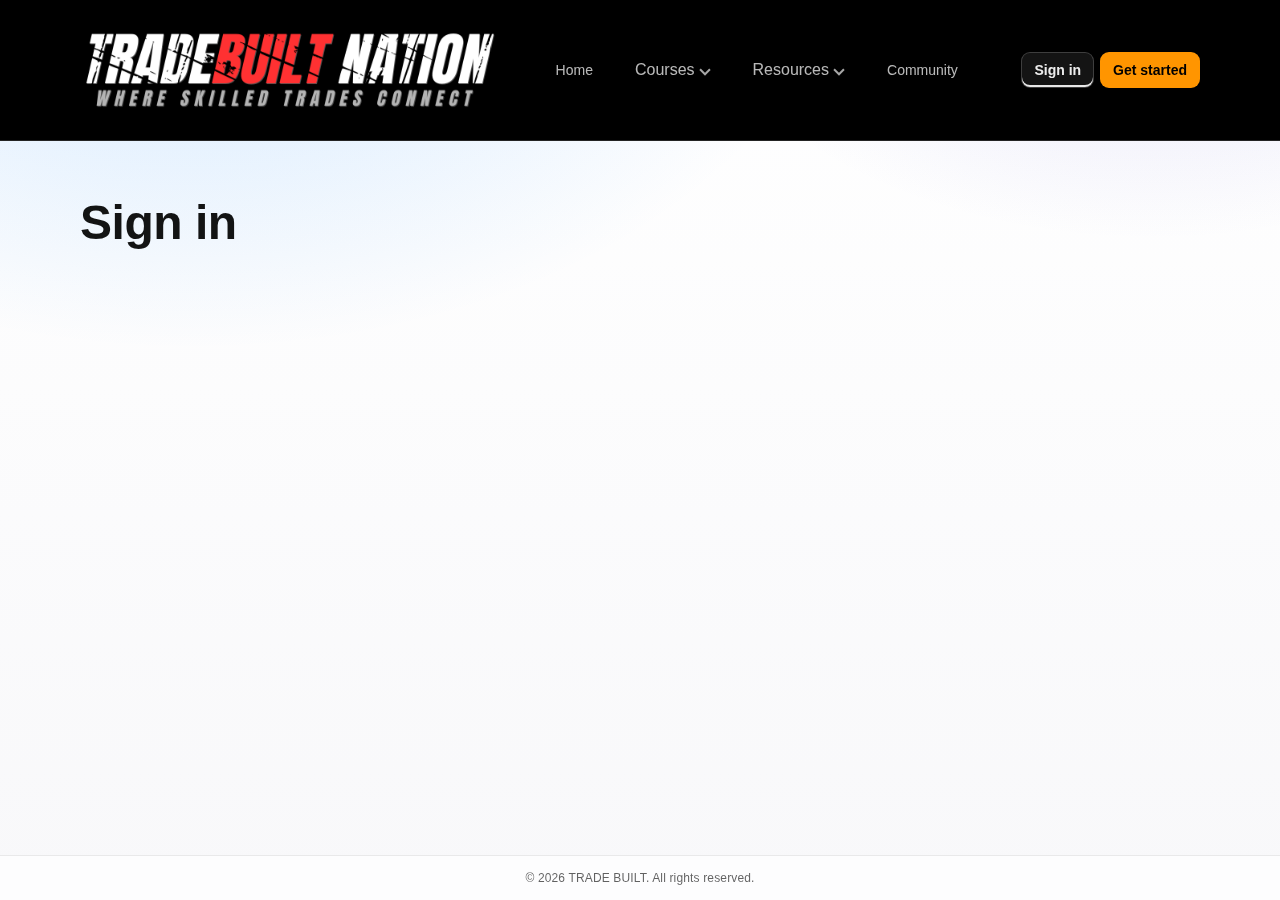
<file: signin.html>
<!doctype html>
<html lang="en">
  <head>
    <meta charset="UTF-8" />
    <meta name="viewport" content="width=device-width, initial-scale=1" />
    <meta name="color-scheme" content="light dark" />
    <title>TRADE BUILT | Sign in</title>
    <link rel="icon" type="image/png" sizes="32x32" href="assets/favicon-32x32-v2.png" />
    <link rel="icon" type="image/png" sizes="16x16" href="assets/favicon-16x16-v2.png" />
    <link rel="apple-touch-icon" sizes="180x180" href="assets/apple-touch-icon-v2.png" />
    <link rel="manifest" href="site.webmanifest" />
    <link rel="stylesheet" href="styles.css?v=2025-12-18-nav-slimmer" />
  </head>
  <body>
    <a class="skip-link" href="#main">Skip to content</a>

    <header class="site-header" role="banner">
      <div class="shell">
        <nav class="nav" aria-label="Primary">
          <a class="brand" href="index.html" aria-label="TRADE BUILT (Home)">
            <span class="sr-only">TRADE BUILT</span>
            <span class="brand-badge" aria-hidden="true">
              <img
                class="brand-logo"
                src="assets/TRADEBUILT.png?v=cc8f064"
                alt=""
                width="1050"
                height="324"
                decoding="async"
                fetchpriority="high"
                onerror="this.style.display='none'; this.closest('.brand').classList.add('brand--no-logo');"
              />
              <span class="brand-fallback" aria-hidden="true">TB</span>
            </span>
          </a>

          <button
            class="nav-toggle"
            type="button"
            aria-label="Open menu"
            aria-controls="primary-menu"
            aria-expanded="false"
          >
            <span class="nav-toggle-icon" aria-hidden="true"></span>
          </button>

          <div class="nav-panel" id="primary-menu" data-state="closed">
            <ul class="nav-links" role="list">
              <li><a class="nav-link" href="index.html">Home</a></li>
              <li class="nav-item nav-item--dropdown">
                <button
                  class="nav-link dropdown-toggle"
                  type="button"
                  aria-haspopup="true"
                  aria-expanded="false"
                  aria-controls="courses-menu"
                >
                  <span class="nav-label">Courses</span> <span class="dropdown-caret" aria-hidden="true"></span>
                </button>
                <ul class="dropdown-menu" id="courses-menu" data-state="closed" role="list">
                  <li><a class="dropdown-item" href="hvacr.html"><span class="dropdown-label">HVAC/R</span></a></li>
                </ul>
              </li>
              <li class="nav-item nav-item--dropdown">
                <button
                  class="nav-link dropdown-toggle"
                  type="button"
                  aria-haspopup="true"
                  aria-expanded="false"
                  aria-controls="resources-menu"
                >
                  <span class="nav-label">Resources</span> <span class="dropdown-caret" aria-hidden="true"></span>
                </button>
                <ul class="dropdown-menu" id="resources-menu" data-state="closed" role="list">
                  <li>
                    <a class="dropdown-item" href="calculators.html"><span class="dropdown-label">Calculators</span></a>
                  </li>
                </ul>
              </li>
              <li><a class="nav-link" href="community.html">Community</a></li>
            </ul>

            <div class="nav-actions">
              <a class="btn btn-ghost" href="signin.html" aria-current="page">Sign in</a>
              <a class="btn btn-primary" href="get-started.html">Get started</a>
            </div>
          </div>
        </nav>
      </div>
    </header>

    <main id="main" class="main" role="main">
      <div class="shell">
        <h1 class="hero-title">Sign in</h1>
      </div>
    </main>

    <footer class="legal-footer" role="contentinfo" aria-label="Legal">
      <div class="shell legal-footer__inner">
        <small class="legal-footer__text">© <span data-year></span> TRADE BUILT. All rights reserved.</small>
      </div>
    </footer>

    <script src="script.js" defer></script>
  </body>
</html>
</file>
<file: styles.css>
:root{
  --bg: #0b0d12;
  --surface: rgba(255,255,255,.72);
  --surface-dark: rgba(20,22,28,.72);
  --stroke: rgba(0,0,0,.08);
  --stroke-dark: rgba(255,255,255,.12);
  --text: rgba(0,0,0,.92);
  --text-dark: rgba(255,255,255,.92);
  --muted: rgba(0,0,0,.62);
  --muted-dark: rgba(255,255,255,.68);
  --primary: #0a84ff;
  --primary-press: #0066cc;
  --radius: 14px;
  --shadow: 0 10px 30px rgba(0,0,0,.10);
  --shadow-dark: 0 12px 34px rgba(0,0,0,.45);
  --max: 1120px;
  --legal-footer-height: 44px;
  --nav-text-size: 14px;
  --gutter: 32px;
  --tap: 44px;
  /* Header logo sizing (responsive) */
  /* Larger than original, but not oversized */
  --brand-logo-w: clamp(240px, 36vw, 420px);
  --brand-logo-h: clamp(84px, 10vw, 140px);
  --site-header-h: 0px;
  --legal-footer-h: var(--legal-footer-height);
}

*{box-sizing:border-box}
html,body{height:100%}
html{-webkit-text-size-adjust: 100%}
body{
  margin:0;
  font-family: -apple-system, BlinkMacSystemFont, "SF Pro Text", "Segoe UI", Roboto, Helvetica, Arial, sans-serif;
  background:
    radial-gradient(1200px 800px at 15% -10%, rgba(10,132,255,.20), transparent 55%),
    radial-gradient(900px 600px at 90% -10%, rgba(88,86,214,.18), transparent 55%),
    linear-gradient(180deg, rgba(255,255,255,1), rgba(248,248,250,1));
  color: var(--text);
  padding-bottom: var(--legal-footer-height);
  padding-bottom: calc(var(--legal-footer-height) + env(safe-area-inset-bottom));
}

/* Module page: full-screen lesson player (no page scroll) */
body.module-page{
  overflow: hidden;
  padding-bottom: 0;
  padding-top: env(safe-area-inset-top);
}
body.module-page .site-header{
  display: none;
}
body.module-page .main{
  padding: 16px 0;
}
body.module-page main[data-module]{
  height: calc(100svh - var(--site-header-h) - var(--legal-footer-h));
}
body.module-page main[data-module] > .shell{
  height: 100%;
  display: flex;
  flex-direction: column;
  min-height: 0;
}
body.module-page .breadcrumb{margin: 0}
body.module-page .module-progress{margin: 8px 0 12px}

/* Breadcrumb + "Lesson # of #" on one line (desktop) */
.module-toprow{
  display:flex;
  align-items:center;
  justify-content: space-between;
  gap: 14px;
  margin-bottom: 8px;
}
.module-toprow__right{
  flex: 0 0 auto;
}
.module-toprow__right .module-progress__text{
  font-size: 13px;
  font-weight: 500;
}
body.module-page .module-layout{
  flex: 1;
  min-height: 0;
}
body.module-page .module-objectives{
  position: static;
  height: 100%;
}
body.module-page .module-objectives__content{
  height: calc(100% - 74px); /* header area */
  overflow: auto;
}
body.module-page .module-body{
  height: 100%;
}
body.module-page .module-body__content{
  height: 100%;
  min-height: 0;
  gap: 0;
}
body.module-page .module-section{
  height: 100%;
  display: flex;
  flex-direction: column;
  min-height: 0;
}
body.module-page .module-section__body{
  flex: 1;
  min-height: 0;
  overflow: auto;
}
body.module-page .module-section__footer{
  flex: 0 0 auto;
}

body.nav-open{overflow:hidden}

img,svg,video{max-width:100%; height:auto}

.sr-only{
  position:absolute;
  width:1px;
  height:1px;
  padding:0;
  margin:-1px;
  overflow:hidden;
  clip: rect(0, 0, 0, 0);
  white-space:nowrap;
  border:0;
}

@media (prefers-color-scheme: dark){
  body{
    background:
      radial-gradient(1200px 800px at 15% -10%, rgba(10,132,255,.25), transparent 55%),
      radial-gradient(900px 600px at 90% -10%, rgba(88,86,214,.22), transparent 55%),
      linear-gradient(180deg, rgba(10,12,16,1), rgba(9,10,14,1));
    color: var(--text-dark);
  }
}

.shell{
  width: min(100% - var(--gutter), var(--max));
  margin-inline:auto;
}

.skip-link{
  position:absolute;
  left:-999px;
  top:16px;
  padding:10px 12px;
  border-radius: 10px;
  background: #fff;
  color:#000;
  text-decoration: none;
  box-shadow: var(--shadow);
  z-index: 9999;
}
.skip-link:focus{left:16px}

.site-header{
  position: sticky;
  top: 0;
  z-index: 100;
  border-bottom: 1px solid rgba(255,255,255,.14);
  background: #000;
  color: rgba(255,255,255,.92);
  padding-top: env(safe-area-inset-top);
}

/* Header-specific colors on black */
.site-header .nav-link{
  color: rgba(255,255,255,.72);
}
.site-header .nav-link::after{
  content: "";
  position: absolute;
  left: 12px;
  right: 12px;
  bottom: 6px;
  height: 2px;
  border-radius: 2px;
  background: currentColor;
  opacity: 0;
  transform: scaleX(0);
  transform-origin: center;
  transition: transform .42s cubic-bezier(.16,1,.3,1), opacity .42s cubic-bezier(.16,1,.3,1);
  will-change: transform, opacity;
}

/* Dropdown toggle: underline only the label, not the caret */
.site-header .dropdown-toggle::after{content:none}
.site-header .dropdown-toggle .nav-label{
  position: relative;
  display: inline-block;
}
.site-header .dropdown-toggle .nav-label::after{
  content: "";
  position: absolute;
  left: 0;
  right: 0;
  bottom: -6px;
  height: 2px;
  border-radius: 2px;
  background: currentColor;
  opacity: 0;
  transform: scaleX(0);
  transform-origin: center;
  transition: transform .42s cubic-bezier(.16,1,.3,1), opacity .42s cubic-bezier(.16,1,.3,1);
  will-change: transform, opacity;
}
.site-header .nav-link:hover{
  color: rgba(255,255,255,.92);
  background: rgba(255,255,255,.10);
}
.site-header .nav-link:focus-visible{
  outline: 3px solid rgba(10,132,255,.35);
  outline-offset: 2px;
}
.site-header .nav-link[aria-current="page"]{
  color: rgba(255,255,255,.92);
}
.underline-armed .site-header .nav-link[aria-current="page"]::after{
  transform: scaleX(1);
  opacity: .9;
}
.underline-armed .site-header .dropdown-toggle[aria-current="page"] .nav-label::after{
  transform: scaleX(1);
  opacity: .9;
}
.site-header .btn-ghost{
  color: rgba(255,255,255,.92);
  border-color: rgba(255,255,255,.18);
  background: rgba(255,255,255,.08);
}
.site-header .btn-ghost:hover{
  background: rgba(255,255,255,.12);
}
.site-header .btn[aria-current="page"]{
  box-shadow: inset 0 -2px 0 rgba(255,255,255,.90);
}
.site-header .nav-toggle{
  border-color: rgba(255,255,255,.18);
  background: rgba(255,255,255,.08);
}

.nav{
  display:flex;
  align-items:center;
  gap: 10px;
  padding: 6px 0;
}

.brand{
  display:flex;
  align-items:center;
  gap: 0;
  text-decoration:none;
  color: inherit;
  min-width: max-content;
  padding: 0;
}

.brand-badge{
  /* no blue badge/padding — let the logo stand on its own */
  display:inline-flex;
  align-items:center;
  justify-content:flex-start;
  /* Reserve space for the visually scaled logo, but avoid colliding with nav controls */
  width: min(var(--brand-logo-w), calc(100vw - (var(--tap) + 64px)));
  height: var(--brand-logo-h);
  border-radius: 0;
  background: transparent;
  border: 0;
  overflow: visible;
}

.brand-logo{
  display:block;
  width: min(var(--brand-logo-w), calc(100vw - (var(--tap) + 64px))); /* match the wide logo aspect ratio */
  height: auto;
  max-height: var(--brand-logo-h); /* keep header height stable */
  object-fit: contain;
  transition: transform .18s ease;
  will-change: transform;
}

.brand-logo:hover{
  transform: scale(1.04);
}

/* Keep a nice keyboard affordance without tying hover to the whole (wide) brand area */
.brand:focus-visible .brand-logo{
  transform: scale(1.04);
}

@media (prefers-reduced-motion: reduce){
  .brand-logo{transition:none}
  .site-header .nav-link::after{transition:none}
  .site-header .dropdown-toggle .nav-label::after{transition:none}
  .dropdown-item .dropdown-label::after{transition:none}
  .course-card{transition:none}
  .course-card:hover{transform:none}
}

.brand-fallback{
  display:none;
  font-weight: 700;
  letter-spacing: .2px;
  font-size: 12px;
}

.brand--no-logo .brand-logo{display:none}
.brand--no-logo .brand-fallback{display:block}

.brand-name{
  font-weight: 700;
  letter-spacing: .2px;
  font-size: 20px;
}

@media (max-width: 860px){
  .module-toprow{
    flex-direction: column;
    align-items: stretch;
    gap: 10px;
    margin-bottom: 12px;
  }
  .module-toprow__right{
    display:flex;
    justify-content: flex-end;
  }
  /* Mobile-only: make the logo bigger, while still protecting the hamburger button */
  :root{
    /* Wider & taller on phones; still capped and constrained by the width calc() in .brand-logo */
    --brand-logo-w: clamp(220px, 64vw, 340px);
    --brand-logo-h: clamp(72px, 18vw, 112px);
  }
}

.nav-toggle{
  margin-left: auto;
  display:none;
  align-items:center;
  justify-content:center;
  width: var(--tap);
  height: var(--tap);
  border-radius: 12px;
  border: 1px solid var(--stroke);
  background: rgba(255,255,255,.55);
  color: inherit;
}
@media (prefers-color-scheme: dark){
  .nav-toggle{border-color: var(--stroke-dark); background: rgba(255,255,255,.06)}
}

.nav-toggle:focus-visible{outline: 3px solid rgba(10,132,255,.35); outline-offset: 2px}

.nav-toggle-icon{
  width: 18px;
  height: 12px;
  position: relative;
}
.nav-toggle-icon::before,
.nav-toggle-icon::after{
  content:"";
  position:absolute;
  left:0;
  right:0;
  height:2px;
  border-radius: 2px;
  background: currentColor;
}
.nav-toggle-icon::before{top:0}
.nav-toggle-icon::after{bottom:0}

.nav-panel{
  flex: 1;
  min-width: 0;
  display:flex;
  align-items:center;
  gap: 18px;
}

.nav-links{
  display:flex;
  flex: 1;
  justify-content: center;
  /* Even, comfortable spacing between top-level links (desktop). */
  gap: clamp(10px, 2.2vw, 22px);
  margin:0;
  padding:0;
  list-style:none;
}

.nav-link{
  display:inline-flex;
  align-items:center;
  height: 36px;
  padding: 0 10px;
  border-radius: 9px;
  text-decoration:none;
  color: inherit;
  font-size: var(--nav-text-size);
  color: var(--muted);
  position: relative;
}
@media (prefers-color-scheme: dark){
  .nav-link{color: var(--muted-dark)}
}

.nav-link:hover{
  color: inherit;
  background: rgba(0,0,0,.05);
}
@media (prefers-color-scheme: dark){
  .nav-link:hover{background: rgba(255,255,255,.08)}
}

/* Dropdown menus */
.dropdown-toggle{
  appearance: none;
  -webkit-appearance: none;
  border: 0;
  background: transparent;
  font: inherit;
  cursor: pointer;
}

.dropdown-caret{
  display:inline-block;
  width: 10px;
  height: 10px;
  margin-left: 6px;
  position: relative;
  top: 1px;
}
.dropdown-caret::before{
  content:"";
  display:block;
  width: 6px;
  height: 6px;
  border-right: 2px solid currentColor;
  border-bottom: 2px solid currentColor;
  transform: rotate(45deg);
  opacity: .9;
}

.nav-item--dropdown{
  position: relative;
}

.dropdown-menu{
  margin: 0;
  padding: 8px;
  list-style: none;
  border-radius: 14px;
  border: 1px solid rgba(255,255,255,.14);
  background: rgba(0,0,0,.92);
  box-shadow: var(--shadow-dark);
  backdrop-filter: blur(16px) saturate(180%);
  -webkit-backdrop-filter: blur(16px) saturate(180%);
}

.dropdown-item{
  display:flex;
  align-items:center;
  height: 36px;
  padding: 0 10px;
  border-radius: 10px;
  text-decoration:none;
  position: relative;
  /* Match header link tone so dropdown text doesn't look visually larger. */
  color: rgba(255,255,255,.72);
  font-size: var(--nav-text-size);
}
.dropdown-item .dropdown-label{
  position: relative;
  display: inline-block;
}
.dropdown-item .dropdown-label::after{
  content:"";
  position: absolute;
  left: 0;
  right: 0;
  bottom: -6px;
  height: 2px;
  border-radius: 2px;
  background: currentColor;
  opacity: 0;
  transform: scaleX(0);
  transform-origin: center;
  transition: transform .42s cubic-bezier(.16,1,.3,1), opacity .42s cubic-bezier(.16,1,.3,1);
  will-change: transform, opacity;
}
.dropdown-item:hover{
  color: rgba(255,255,255,.92);
  background: rgba(255,255,255,.10);
}
.dropdown-item:focus-visible{
  outline: 3px solid rgba(10,132,255,.35);
  outline-offset: 2px;
}

.dropdown-item[aria-current="page"]{
  color: rgba(255,255,255,.92);
}
.underline-armed .dropdown-item[aria-current="page"] .dropdown-label::after{transform: scaleX(1); opacity: .9}

/* Desktop popover behavior */
@media (min-width: 861px){
  /* Prevent hover from dropping in the gap between button and menu */
  .nav-item--dropdown::after{
    content:"";
    position:absolute;
    left: 0;
    top: 100%;
    height: 10px;
    width: max(100%, 220px);
  }

  .dropdown-menu{
    position: absolute;
    top: calc(100% + 10px);
    left: 0;
    min-width: 220px;
    opacity: 0;
    transform: translateY(-6px);
    pointer-events: none;
    transition: opacity .15s ease, transform .15s ease;
    z-index: 200;
  }

  .nav-item--dropdown:hover .dropdown-menu,
  .nav-item--dropdown:focus-within .dropdown-menu,
  .nav-item--dropdown[data-open="true"] .dropdown-menu{
    opacity: 1;
    transform: translateY(0);
    pointer-events: auto;
  }
}

.nav-actions{
  display:flex;
  align-items:center;
  gap: 6px;
  margin-left: auto;
}

.btn{
  display:inline-flex;
  align-items:center;
  justify-content:center;
  height: 36px;
  padding: 0 12px;
  border-radius: 9px;
  text-decoration:none;
  font-size: var(--nav-text-size);
  font-weight: 600;
  border: 1px solid transparent;
}

.btn-ghost{
  color: inherit;
  border-color: var(--stroke);
  background: rgba(255,255,255,.55);
}
@media (prefers-color-scheme: dark){
  .btn-ghost{border-color: var(--stroke-dark); background: rgba(255,255,255,.06)}
}

.btn-ghost:hover{background: rgba(0,0,0,.05)}
@media (prefers-color-scheme: dark){
  .btn-ghost:hover{background: rgba(255,255,255,.10)}
}

.btn-primary{
  /* Apple system orange for the primary CTA ("Get started") */
  background: #ff9500;
  color: #000;
  box-shadow: none;
}
.btn-primary:hover{background: #e68600}
.btn-primary:active{background: #cc7600}

.main{padding: 56px 0}
.hero-title{font-size: clamp(32px, 4vw, 48px); line-height: 1.08; margin: 0 0 10px; letter-spacing: -0.01em}
.hero-subtitle{margin:0; max-width: 60ch; color: var(--muted); font-size: 16px; line-height: 1.5}
@media (prefers-color-scheme: dark){.hero-subtitle{color: var(--muted-dark)}}

/* Sections */
.section-header{margin-top: 28px}
.section-title{
  margin: 0 0 6px;
  font-size: 20px;
  letter-spacing: -0.01em;
}
.section-subtitle{
  margin: 0;
  color: var(--muted);
  font-size: 14px;
  line-height: 1.5;
}
@media (prefers-color-scheme: dark){.section-subtitle{color: var(--muted-dark)}}

/* Course grid */
.courses-section{margin-top: 22px}
.course-grid{
  margin-top: 14px;
  display: grid;
  grid-template-columns: repeat(4, minmax(0, 1fr));
  gap: 14px;
}
@media (max-width: 980px){
  .course-grid{grid-template-columns: repeat(2, minmax(0, 1fr))}
}
@media (max-width: 520px){
  .course-grid{grid-template-columns: 1fr}
}

.course-card{
  border-radius: var(--radius);
  border: 1px solid var(--stroke);
  background: rgba(255,255,255,.72);
  box-shadow: 0 1px 0 rgba(0,0,0,.03);
  padding: 16px 16px 14px;
  min-height: 110px;
  display:flex;
  flex-direction: column;
  justify-content: flex-start;
  gap: 10px;
  text-decoration: none;
  color: inherit;
  transition: transform .18s ease, box-shadow .18s ease, border-color .18s ease, background-color .18s ease;
  will-change: transform;
  outline: none;
}
@media (prefers-color-scheme: dark){
  .course-card{
    border-color: var(--stroke-dark);
    background: rgba(20,22,28,.62);
    box-shadow: 0 1px 0 rgba(255,255,255,.06);
  }
}

@media (hover:hover) and (pointer:fine){
  .course-card:hover{
    transform: translateY(-4px) scale(1.01);
    box-shadow: var(--shadow);
    border-color: rgba(10,132,255,.22);
  }
  @media (prefers-color-scheme: dark){
    .course-card:hover{
      box-shadow: var(--shadow-dark);
      border-color: rgba(10,132,255,.35);
    }
  }
}

.course-card:focus-visible{
  outline: 3px solid rgba(10,132,255,.35);
  outline-offset: 3px;
}

.course-card__title{
  margin: 0;
  font-size: 16px;
  line-height: 1.2;
  letter-spacing: -0.01em;
}
.course-card__meta{
  margin: 0;
  font-size: 13px;
  color: var(--muted);
}
@media (prefers-color-scheme: dark){.course-card__meta{color: var(--muted-dark)}}

/* Breadcrumb */
.breadcrumb{
  margin-bottom: 24px;
  display:flex;
  flex-wrap: wrap;
  align-items:center;
}
.breadcrumb-sep{
  margin: 0 8px;
  color: var(--muted);
  user-select: none;
}
@media (prefers-color-scheme: dark){
  .breadcrumb-sep{color: var(--muted-dark)}
}
.breadcrumb-current{
  font-size: 14px;
  color: var(--text);
}
@media (prefers-color-scheme: dark){
  .breadcrumb-current{color: var(--text-dark)}
}
.breadcrumb-link{
  display: inline-flex;
  align-items: center;
  font-size: 14px;
  color: var(--muted);
  text-decoration: none;
  transition: color .18s ease;
}
@media (prefers-color-scheme: dark){
  .breadcrumb-link{color: var(--muted-dark)}
}
.breadcrumb-link:hover{
  color: var(--text);
}
@media (prefers-color-scheme: dark){
  .breadcrumb-link:hover{color: var(--text-dark)}
}

/* Module header */
.module-header{
  margin-bottom: 32px;
}
.module-header__row{
  display:flex;
  align-items:flex-end;
  justify-content: space-between;
  gap: 16px;
  flex-wrap: wrap;
}
.module-header__titles{min-width: 0}
.module-header__actions{
  display:flex;
  align-items:center;
  gap: 8px;
  flex-wrap: wrap;
}
.module-description{
  margin: 16px 0 0;
  max-width: 65ch;
  color: var(--muted);
  font-size: 16px;
  line-height: 1.6;
}
@media (prefers-color-scheme: dark){
  .module-description{color: var(--muted-dark)}
}

/* Module content */
.module-content{
  margin-top: 28px;
}

/* Module Progress Bar */
.module-progress{
  margin: 32px 0 40px;
}
.module-progress__track{
  width: 100%;
  height: 8px;
  border-radius: 4px;
  background: rgba(0,0,0,.08);
  overflow: hidden;
  position: relative;
}
@media (prefers-color-scheme: dark){
  .module-progress__track{
    background: rgba(255,255,255,.12);
  }
}
.module-progress__fill{
  height: 100%;
  background: var(--primary);
  border-radius: 4px;
  transition: width .3s cubic-bezier(.16,1,.3,1);
  will-change: width;
}
.module-progress__label{
  margin-bottom: 10px;
  display: flex;
  justify-content: flex-end;
}
.module-progress__text{
  font-size: 13px;
  color: var(--muted);
  font-weight: 500;
}
@media (prefers-color-scheme: dark){
  .module-progress__text{color: var(--muted-dark)}
}

/* Module Layout: Two-column (Objectives + Content) */
.module-layout{
  display: grid;
  grid-template-columns: 280px 1fr;
  gap: 32px;
  align-items: start;
}


/* Module Objectives Sidebar */
.module-objectives{
  position: sticky;
  top: calc(100px + env(safe-area-inset-top));
  border-radius: var(--radius);
  border: 1px solid var(--stroke);
  background: rgba(255,255,255,.72);
  box-shadow: 0 1px 0 rgba(0,0,0,.03);
  overflow: hidden;
}
@media (prefers-color-scheme: dark){
  .module-objectives{
    border-color: var(--stroke-dark);
    background: rgba(20,22,28,.62);
    box-shadow: 0 1px 0 rgba(255,255,255,.06);
  }
}
.module-objectives__header{
  padding: 18px 18px 14px;
  border-bottom: 1px solid var(--stroke);
}
@media (prefers-color-scheme: dark){
  .module-objectives__header{
    border-bottom-color: var(--stroke-dark);
  }
}
.module-objectives__title{
  margin: 0;
  font-size: 16px;
  font-weight: 600;
  letter-spacing: -0.01em;
  line-height: 1.3;
}
.module-objectives__subtitle{
  margin: 6px 0 0;
  font-size: 13px;
  color: var(--muted);
  line-height: 1.45;
}
@media (prefers-color-scheme: dark){
  .module-objectives__subtitle{color: var(--muted-dark)}
}
.module-objectives__content{
  padding: 18px;
}
.module-objectives__list{
  margin: 0;
  padding: 0;
  list-style: none;
  display: flex;
  flex-direction: column;
  gap: 10px;
}

.module-objectives__row{
  display:block;
  padding: 8px 10px;
  border-radius: 12px;
  border: 1px solid transparent;
  transition: background-color .18s ease, border-color .18s ease;
}
@media (hover:hover) and (pointer:fine){
  .module-objectives__row:hover{
    background: rgba(0,0,0,.03);
    border-color: rgba(0,0,0,.06);
  }
  @media (prefers-color-scheme: dark){
    .module-objectives__row:hover{
      background: rgba(255,255,255,.06);
      border-color: rgba(255,255,255,.10);
    }
  }
}

/* Keep the active lesson highlighted (same treatment as hover) */
.module-objectives__row[data-active="true"]{
  background: rgba(0,0,0,.03);
  border-color: rgba(0,0,0,.06);
}
@media (prefers-color-scheme: dark){
  .module-objectives__row[data-active="true"]{
    background: rgba(255,255,255,.06);
    border-color: rgba(255,255,255,.10);
  }
}

.module-objectives__link{
  display:grid;
  grid-template-columns: 24px 1fr;
  column-gap: 10px;
  align-items:center;
  text-decoration:none;
  color: inherit;
  border-radius: 10px;
  outline: none;
  width: 100%;
}

.module-objectives__link:focus-visible{
  outline: 3px solid rgba(10,132,255,.35);
  outline-offset: 2px;
}
.module-objectives__link[data-active="true"] .module-objectives__link-text{
  color: var(--text);
  font-weight: 600;
}
@media (prefers-color-scheme: dark){
  .module-objectives__link[data-active="true"] .module-objectives__link-text{
    color: var(--text-dark);
  }
}
.module-objectives__link-text{
  display:block;
  font-size: 14px;
  line-height: 1.35;
  color: var(--muted);
  white-space: normal;
  overflow: visible;
  text-overflow: clip;
  overflow-wrap: anywhere;
  margin-top: 0;
}
@media (prefers-color-scheme: dark){
  .module-objectives__link-text{color: var(--muted-dark)}
}
.module-pill{
  display:inline-flex;
  align-items:center;
  justify-content:center;
  width: 24px;
  height: 24px;
  border-radius: 9px;
  font-size: 12px;
  font-weight: 700;
  color: rgba(0,0,0,.82);
  background: rgba(0,0,0,.06);
  flex: 0 0 auto;
  margin-top: 0;
}
@media (prefers-color-scheme: dark){
  .module-pill{
    color: rgba(255,255,255,.86);
    background: rgba(255,255,255,.10);
  }
}


/* Module Body Content */
.module-body{
  min-width: 0;
}
.module-body__content{
  display:flex;
  flex-direction: column;
  gap: 14px;
  min-height: 400px;
}

/* Module sections (cards) */
.module-section{
  border-radius: var(--radius);
  border: 1px solid var(--stroke);
  background: rgba(255,255,255,.72);
  box-shadow: 0 1px 0 rgba(0,0,0,.03);
  overflow: hidden;
  scroll-margin-top: 120px;
}
@media (prefers-color-scheme: dark){
  .module-section{
    border-color: var(--stroke-dark);
    background: rgba(20,22,28,.62);
    box-shadow: 0 1px 0 rgba(255,255,255,.06);
  }
}
.module-section__header{
  display:flex;
  align-items:flex-start;
  justify-content: space-between;
  gap: 12px;
  padding: 18px 18px 14px;
  border-bottom: 1px solid var(--stroke);
}
@media (prefers-color-scheme: dark){
  .module-section__header{border-bottom-color: var(--stroke-dark)}
}
.module-section__title{
  margin: 0;
  font-size: 18px;
  font-weight: 650;
  letter-spacing: -0.01em;
  line-height: 1.25;
}
.module-section__meta{
  margin: 6px 0 0;
  font-size: 13px;
  color: var(--muted);
  line-height: 1.45;
}
@media (prefers-color-scheme: dark){
  .module-section__meta{color: var(--muted-dark)}
}
.module-section__body{
  padding: 18px;
  min-height: 140px;
}
.module-section__footer{
  padding: 14px 18px 18px;
  display:flex;
  justify-content: space-between;
  align-items: center;
}

/* Single-section player behavior (JS toggles [hidden]) */
.module-section[hidden]{
  display:none !important;
}


/* Lesson list */
.lesson-list{
  margin-top: 14px;
  display: flex;
  flex-direction: column;
  gap: 12px;
  list-style: none;
  padding: 0;
}

.lesson-card{
  border-radius: var(--radius);
  border: 1px solid var(--stroke);
  background: rgba(255,255,255,.72);
  box-shadow: 0 1px 0 rgba(0,0,0,.03);
  padding: 18px 18px 16px;
  transition: transform .18s ease, box-shadow .18s ease, border-color .18s ease, background-color .18s ease;
  will-change: transform;
}
@media (prefers-color-scheme: dark){
  .lesson-card{
    border-color: var(--stroke-dark);
    background: rgba(20,22,28,.62);
    box-shadow: 0 1px 0 rgba(255,255,255,.06);
  }
}

@media (hover:hover) and (pointer:fine){
  .lesson-card:hover{
    transform: translateY(-2px);
    box-shadow: var(--shadow);
    border-color: rgba(10,132,255,.22);
  }
  @media (prefers-color-scheme: dark){
    .lesson-card:hover{
      box-shadow: var(--shadow-dark);
      border-color: rgba(10,132,255,.35);
    }
  }
}

.lesson-card__header{
  display: flex;
  align-items: flex-start;
  justify-content: space-between;
  gap: 12px;
  margin-bottom: 10px;
}

.lesson-card__title{
  margin: 0;
  font-size: 17px;
  line-height: 1.3;
  letter-spacing: -0.01em;
  font-weight: 600;
}

.lesson-card__duration{
  font-size: 13px;
  color: var(--muted);
  white-space: nowrap;
  flex-shrink: 0;
}
@media (prefers-color-scheme: dark){
  .lesson-card__duration{color: var(--muted-dark)}
}

.lesson-card__description{
  margin: 0;
  font-size: 14px;
  line-height: 1.6;
  color: var(--muted);
}
@media (prefers-color-scheme: dark){
  .lesson-card__description{color: var(--muted-dark)}
}

/* Mobile */
@media (max-width: 860px){
  :root{
    --gutter: 24px;
    --nav-text-size: 15px;
  }

  .nav-toggle{display:inline-flex}
  .nav-panel{
    position: absolute;
    left: max(12px, env(safe-area-inset-left));
    right: max(12px, env(safe-area-inset-right));
    top: calc(100% + 10px);
    display: grid;
    gap: 12px;
    padding: 14px;
    border-radius: 16px;
    border: 1px solid rgba(255,255,255,.14);
    background: rgba(0,0,0,.92);
    box-shadow: var(--shadow-dark);
    backdrop-filter: blur(16px) saturate(180%);
    -webkit-backdrop-filter: blur(16px) saturate(180%);
    transform: translateY(-6px);
    opacity: 0;
    pointer-events: none;
    transition: opacity .15s ease, transform .15s ease;
    max-height: min(70vh, 520px);
    overflow: auto;
    overscroll-behavior: contain;
  }

  .nav{position:relative}
  .nav-links{flex-direction: column}
  .nav-link{width: 100%; justify-content: flex-start}
  .nav-actions{flex-direction: column; align-items: stretch}
  .btn{width: 100%}

  /* Mobile active state: underline text only (not the full row width) */
  .site-header .nav-panel .nav-link::after{content:none}
  .site-header .nav-panel .dropdown-toggle .nav-label::after{content:none}
  .underline-armed .site-header .nav-panel .nav-link[aria-current="page"]::after{content:none}
  .underline-armed .site-header .nav-panel .dropdown-toggle[aria-current="page"] .nav-label::after{content:none}
  .site-header .nav-panel [aria-current="page"]{
    text-decoration-line: underline;
    text-decoration-thickness: 2px;
    text-underline-offset: 7px;
  }

  .nav-item--dropdown{width: 100%}
  .dropdown-toggle{width: 100%; justify-content: space-between}
  .dropdown-menu{
    position: static;
    padding: 6px;
    opacity: 1;
    transform: none;
    pointer-events: auto;
    border: 1px solid rgba(255,255,255,.14);
    background: rgba(255,255,255,.06);
    box-shadow: none;
    backdrop-filter: none;
    -webkit-backdrop-filter: none;
    display: none;
  }
  .nav-item--dropdown[data-open="true"] .dropdown-menu{display:block}
  .dropdown-item{color: rgba(255,255,255,.86)}
  .dropdown-item:hover{background: rgba(255,255,255,.10)}

  .nav-panel[data-state="open"]{
    opacity: 1;
    transform: translateY(0);
    pointer-events: auto;
  }

  /* iOS-like tap targets and spacing */
  .nav-link,
  .btn,
  .dropdown-item{
    min-height: var(--tap);
    height: auto;
    padding: 10px 12px;
    border-radius: 12px;
  }

  .dropdown-menu{border-radius: 14px}

  .main{padding: 32px 0}
  .hero-title{font-size: clamp(28px, 7vw, 40px)}
  .hero-subtitle{font-size: 15px; line-height: 1.55}

  .breadcrumb{
    margin-bottom: 20px;
  }
  .breadcrumb-link{
    font-size: 15px;
  }

  .module-header{
    margin-bottom: 24px;
  }
  .module-header__row{
    align-items: flex-start;
  }
  .module-description{
    font-size: 15px;
    line-height: 1.55;
  }

  /* Module Progress Bar - Mobile */
  .module-progress{
    margin: 24px 0 28px;
  }
  .module-progress__track{
    height: 6px;
  }
  .module-progress__text{
    font-size: 12px;
  }

  /* Module Layout - Mobile: Stack vertically */
  .module-layout{
    grid-template-columns: 1fr;
    gap: 24px;
  }

  /* Full-screen player on mobile: don't stack objectives + content (use overlay) */
  body.module-page .module-layout{
    gap: 0;
  }
  body.module-page .module-objectives{
    display: none;
  }

  /* Module Objectives - Mobile */
  .module-objectives{
    position: static;
    order: 2;
  }
  .module-objectives__header{
    padding: 16px 16px 12px;
  }
  .module-objectives__title{
    font-size: 15px;
  }
  .module-objectives__subtitle{
    font-size: 12px;
  }
  .module-objectives__content{
    padding: 16px;
  }
  .module-objectives__list{
    gap: 12px;
  }
  .module-objectives__row{
    padding: 8px 8px;
  }
  .module-objectives__link-text{
    font-size: 13px;
  }
  .module-pill{
    width: 22px;
    height: 22px;
    border-radius: 8px;
  }
  /* Module Body - Mobile */
  .module-body{
    order: 1;
  }
  .module-body__content{
    min-height: 300px;
  }
  .module-section__header{
    padding: 16px 16px 12px;
  }
  .module-section__title{
    font-size: 17px;
  }
  .module-section__body{
    padding: 16px;
    min-height: 120px;
  }
  .module-section__footer{
    padding: 12px 16px 16px;
  }

  .lesson-card{
    padding: 16px 16px 14px;
  }
  .lesson-card__header{
    flex-direction: column;
    align-items: flex-start;
    gap: 6px;
  }
  .lesson-card__title{
    font-size: 16px;
  }
  .lesson-card__duration{
    font-size: 12px;
  }
  .lesson-card__description{
    font-size: 13px;
    line-height: 1.55;
  }
}

/* Sticky legal footer */
.legal-footer{
  position: fixed;
  left: 0;
  right: 0;
  bottom: 0;
  z-index: 90;
  min-height: var(--legal-footer-height);
  border-top: 1px solid var(--stroke);
  background: rgba(255,255,255,.72);
  backdrop-filter: blur(18px) saturate(160%);
  -webkit-backdrop-filter: blur(18px) saturate(160%);
}
@media (prefers-color-scheme: dark){
  .legal-footer{
    border-top-color: var(--stroke-dark);
    background: rgba(20,22,28,.72);
  }
}
.legal-footer__inner{
  min-height: var(--legal-footer-height);
  display:flex;
  align-items:center;
  justify-content:center;
  padding: 6px 0;
  padding-bottom: 6px;
  padding-bottom: calc(6px + env(safe-area-inset-bottom));
}
.legal-footer__text{
  display: block;
  width: 100%;
  font-size: 12px;
  letter-spacing: .15px;
  color: var(--muted);
  text-align:center;
}
@media (prefers-color-scheme: dark){
  .legal-footer__text{color: var(--muted-dark)}
}

/* 3D models page */
.models-layout{
  margin-top: 18px;
  display: grid;
  grid-template-columns: 320px 1fr;
  gap: 18px;
  align-items: start;
}
@media (max-width: 860px){
  .models-layout{grid-template-columns: 1fr}
}

.models-panel,
.viewer-panel{
  border-radius: var(--radius);
  border: 1px solid var(--stroke);
  background: rgba(255,255,255,.72);
  box-shadow: 0 1px 0 rgba(0,0,0,.03);
  overflow: hidden;
}
@media (prefers-color-scheme: dark){
  .models-panel,
  .viewer-panel{
    border-color: var(--stroke-dark);
    background: rgba(20,22,28,.62);
    box-shadow: 0 1px 0 rgba(255,255,255,.06);
  }
}

.models-panel .section-header{
  padding: 18px 18px 12px;
  border-bottom: 1px solid var(--stroke);
}
@media (prefers-color-scheme: dark){
  .models-panel .section-header{border-bottom-color: var(--stroke-dark)}
}

.models-status{
  margin: 0;
  padding: 12px 18px 0;
  font-size: 13px;
  color: var(--muted);
}
@media (prefers-color-scheme: dark){.models-status{color: var(--muted-dark)}}

.models-list{
  margin: 0;
  padding: 12px;
  list-style: none;
  display: flex;
  flex-direction: column;
  gap: 8px;
}

.model-item{
  width: 100%;
  display:flex;
  align-items:center;
  justify-content: space-between;
  gap: 10px;
  padding: 12px 12px;
  border-radius: 12px;
  border: 1px solid transparent;
  background: transparent;
  color: inherit;
  text-align: left;
  cursor: pointer;
  font: inherit;
}
.model-item:hover{
  background: rgba(0,0,0,.03);
  border-color: rgba(0,0,0,.06);
}
@media (prefers-color-scheme: dark){
  .model-item:hover{
    background: rgba(255,255,255,.06);
    border-color: rgba(255,255,255,.10);
  }
}
.model-item[aria-current="true"]{
  background: rgba(10,132,255,.10);
  border-color: rgba(10,132,255,.22);
}
@media (prefers-color-scheme: dark){
  .model-item[aria-current="true"]{
    background: rgba(10,132,255,.18);
    border-color: rgba(10,132,255,.35);
  }
}

.model-item__name{
  font-weight: 600;
  letter-spacing: -0.01em;
  font-size: 14px;
  line-height: 1.25;
}
.model-item__meta{
  font-size: 12px;
  color: var(--muted);
}
@media (prefers-color-scheme: dark){.model-item__meta{color: var(--muted-dark)}}

.viewer-header{
  padding: 18px 18px 12px;
  border-bottom: 1px solid var(--stroke);
}
@media (prefers-color-scheme: dark){
  .viewer-header{border-bottom-color: var(--stroke-dark)}
}
.viewer-title{
  margin: 0;
  font-size: 18px;
  font-weight: 650;
  letter-spacing: -0.01em;
  line-height: 1.25;
}
.viewer-subtitle{
  margin: 6px 0 0;
  font-size: 13px;
  color: var(--muted);
  line-height: 1.45;
}
@media (prefers-color-scheme: dark){.viewer-subtitle{color: var(--muted-dark)}}

.viewer-frame{
  padding: 12px;
}

.model-viewer{
  display: block;
  width: 100%;
  height: min(62vh, 640px);
  min-height: 420px;
  border-radius: 14px;
  border: 1px solid var(--stroke);
  background: rgba(0,0,0,.03);
  overflow: hidden;
}
@media (prefers-color-scheme: dark){
  .model-viewer{
    border-color: var(--stroke-dark);
    background: rgba(255,255,255,.05);
  }
}
@media (max-width: 520px){
  .model-viewer{min-height: 340px}
}

.viewer-loading{
  display:flex;
  align-items:center;
  justify-content:center;
  width: 100%;
  height: 100%;
  color: var(--muted);
  font-size: 13px;
}
@media (prefers-color-scheme: dark){.viewer-loading{color: var(--muted-dark)}}
</file>
